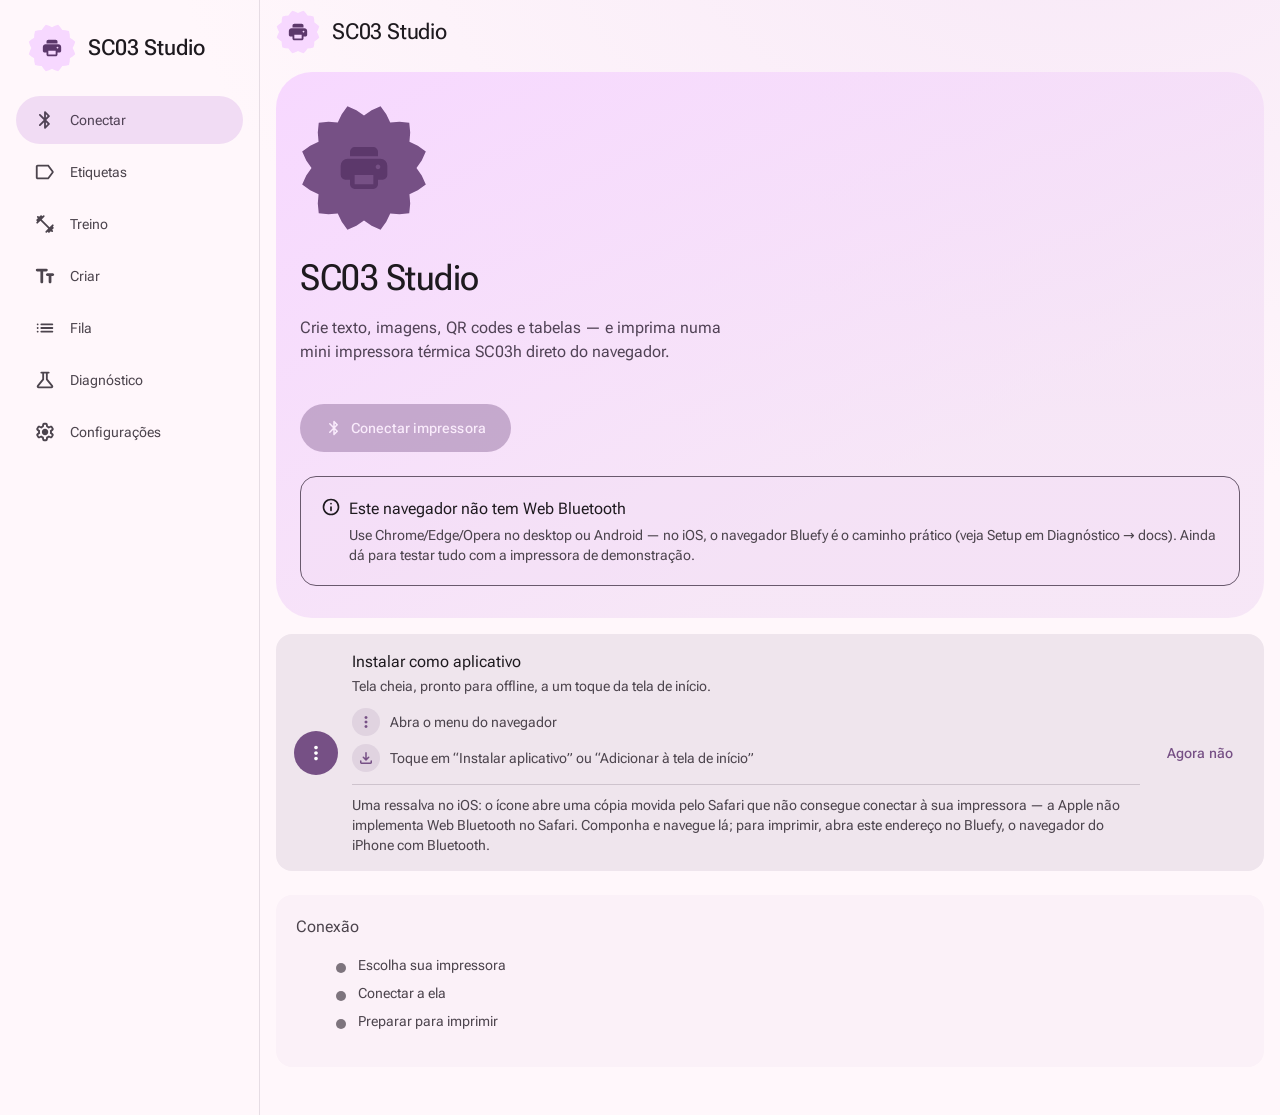
<file: index.html>
<!doctype html>
<html lang="en">
<head>
<meta charset="utf-8" />
<meta name="viewport" content="width=device-width, initial-scale=1, viewport-fit=cover" />
<meta name="robots" content="noindex" />
<meta name="color-scheme" content="dark light" />
<meta name="theme-color" content="#f2f2f7" media="(prefers-color-scheme: light)" />
<meta name="theme-color" content="#000000" media="(prefers-color-scheme: dark)" />
<title>SC03 Studio</title>
<style>
  /* Never painted in the normal case: the redirect below runs before first
     paint. This styling exists only for the no-JS / fallback reader. */
  html { background: #f2f2f7; }
  @media (prefers-color-scheme: dark) { html { background: #000; } }
  html, body { margin: 0; min-height: 100%; }
  body {
    display: grid; place-items: center; padding: 32px;
    font: -apple-system, BlinkMacSystemFont, "Segoe UI", Roboto, system-ui, sans-serif;
    color: #1d1d1f;
  }
  @media (prefers-color-scheme: dark) { body { color: #f2f2f7; } }
  .card { max-width: 420px; text-align: center; }
  h1 { font-size: 22px; margin: 0 0 6px; }
  p { font-size: 14px; line-height: 21px; color: #6e6e73; margin: 0 0 22px; }
  @media (prefers-color-scheme: dark) { p { color: #98989f; } }
  ul { list-style: none; margin: 0; padding: 0; }
  li { margin: 8px 0; }
  a {
    display: inline-block; min-width: 230px; padding: 12px 20px;
    border-radius: 12px; text-decoration: none; font-size: 15px; font-weight: 600;
    background: #007aff; color: #fff;
  }
  a.ios { background: #0071e3; }
  a.material { background: #6750a4; }
  a:hover { filter: brightness(1.08); }
</style>
<script>
/* SC03 Studio — platform gateway.
   One repository, two editions: the Apple edition (HIG / Liquid Glass) at
   ./ios/ and the Material edition at ./material/. This page sends each
   visitor to the edition that matches their platform, instantly and without
   adding a history entry.

   Rules, in order:
     1. ?ui=ios or ?ui=material  — manual choice, remembered in localStorage
     2. saved preference          — a previous manual choice
     3. platform sniffing         — Apple platforms -> ios, others -> material
     4. default                   — material

   ?ui=auto clears a saved preference. Direct links to <site>/ios/ or
   <site>/material/ bypass this page entirely — share those when you want to
   pin an edition. */
(function () {
  'use strict';

  var KEY = 'sc03-studio:ui';
  var pref = null;
  try { pref = localStorage.getItem(KEY); } catch (e) { /* private mode etc. */ }

  var forced = null;
  try { forced = new URLSearchParams(location.search).get('ui'); } catch (e) { /* ancient UA */ }
  if (forced === 'ios' || forced === 'material') {
    pref = forced;
    try { localStorage.setItem(KEY, forced); } catch (e) {}
  } else if (forced === 'auto') {
    pref = null;
    try { localStorage.removeItem(KEY); } catch (e) {}
  }

  var ua = navigator.userAgent || '';
  var uadPlatform = '';
  try {
    uadPlatform = (navigator.userAgentData && navigator.userAgentData.platform) || '';
  } catch (e) {}
  /* iPhone / iPod touch spell it out; iPadOS 13+ masquerades as desktop Mac;
     desktop Macs carry "Macintosh". All are Apple platforms. */
  var isApple = /iPad|iPhone|iPod/.test(ua)
    || /Macintosh/.test(ua)
    || uadPlatform === 'iOS'
    || uadPlatform === 'macOS';

  var dest = (pref === 'ios' || pref === 'material')
    ? pref
    : (isApple ? 'ios' : 'material');

  /* Retire a service worker left behind by an earlier single-edition deploy
     at this directory's scope (the /sw.js beside this file handles the
     already-controlling case). Scopes of ./ios/ and ./material/ never match,
     so the live workers are untouched. */
  if ('serviceWorker' in navigator) {
    navigator.serviceWorker.getRegistrations().then(function (regs) {
      var here = new URL('./', location.href).pathname;
      regs.forEach(function (r) {
        if (new URL(r.scope).pathname === here) {
          r.unregister().catch(function () {});
        }
      });
    }).catch(function () {});
  }

  location.replace(dest + '/');
})();
</script>
</head>
<body>
  <main class="card">
    <h1>SC03 Studio</h1>
    <p>Two editions ship from this address. JavaScript decides which one fits
       your device — or pick for yourself:</p>
    <ul>
      <li><a class="ios" href="ios/">Apple edition<span style="display:block;font-size:12px;font-weight:400;opacity:.85">iOS · iPadOS · macOS</span></a></li>
      <li><a class="material" href="material/">Material edition<span style="display:block;font-size:12px;font-weight:400;opacity:.85">Android · Windows · Linux</span></a></li>
    </ul>
  </main>
</body>
</html>
</file>
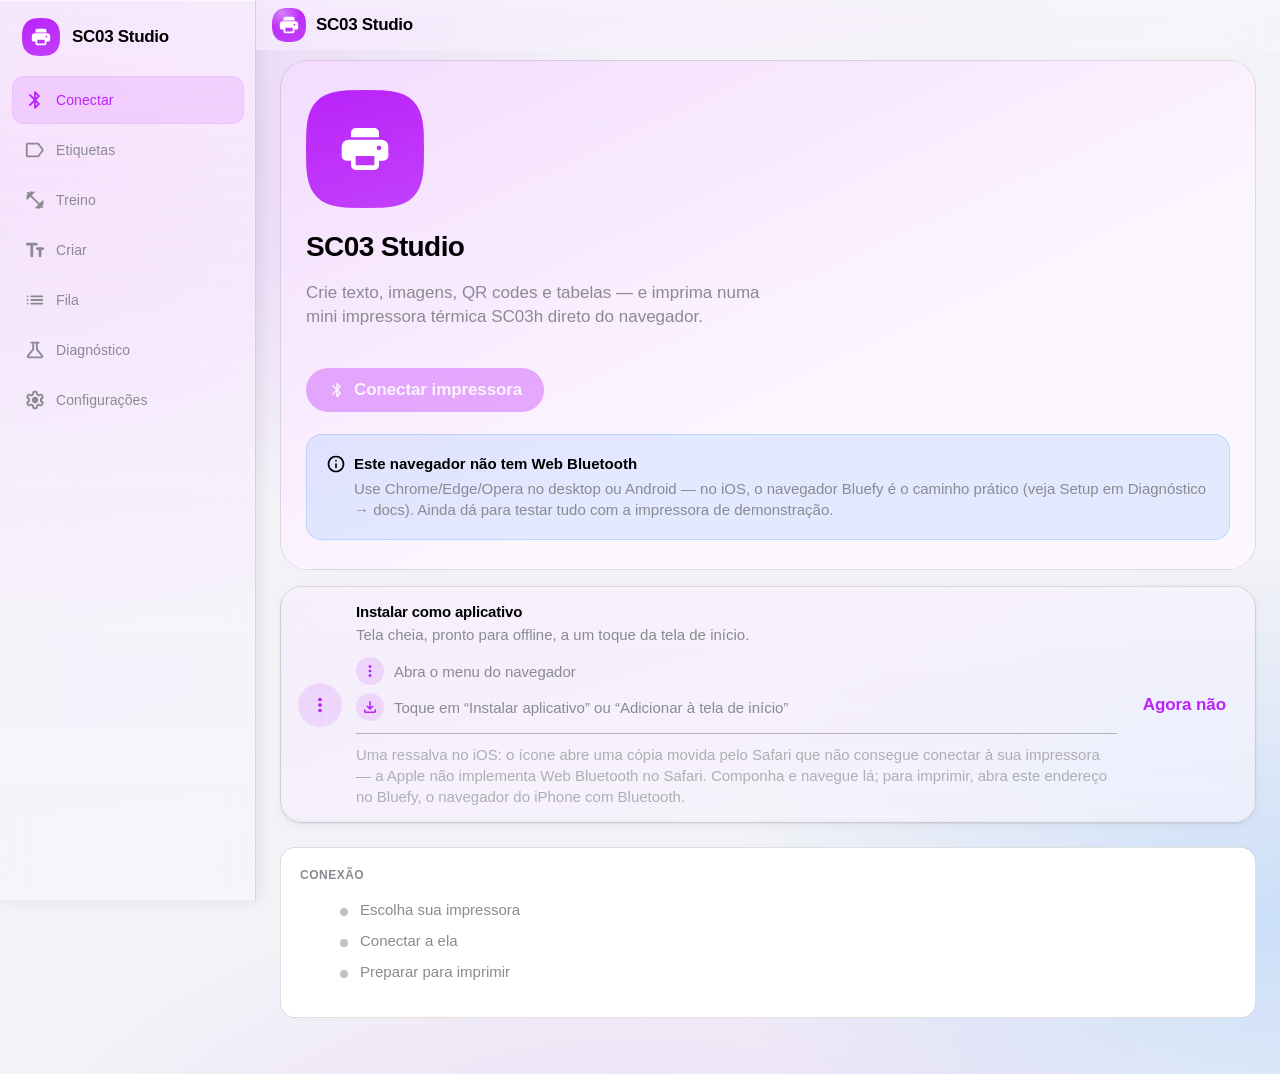
<file: ios/index.html>
<!doctype html>
<html lang="pt-BR">
  <head>
    <meta charset="UTF-8" />
    <meta name="viewport" content="width=device-width, initial-scale=1.0, maximum-scale=1.0, user-scalable=no, viewport-fit=cover" />
    <!-- v1.4.5: maximum-scale/user-scalable — the owner's explicit call: on a
         phone, accidental pinch-zooms and double-tap zooms broke the app feel
         several times a session. An installed-like tool locks its scale.
         (iOS Safari still allows pinch in the BROWSER despite the meta; the
         tokens.css touch-action lock is the belt to this suspenders.) -->
    <!-- v1.4.3: scheme-split theme-color for the FIRST paint of the browser
         chrome (address bar, Android nav bar in tabs); the theme engine
         collapses these into one authoritative meta the moment it boots. -->
    <meta name="theme-color" media="(prefers-color-scheme: light)" content="#f2f2f7" />
    <meta name="theme-color" media="(prefers-color-scheme: dark)" content="#000000" />
    <meta
      name="description"
      content="Crie e imprima texto, imagens, QR codes e tabelas na mini impressora térmica SC03h via Web Bluetooth — direto do navegador."
    />
    <link rel="icon" type="image/png" sizes="192x192" href="./icons/icon-192.png" />
    <link rel="apple-touch-icon" href="./icons/icon-192.png" />
    <meta name="mobile-web-app-capable" content="yes" />
    <meta name="apple-mobile-web-app-capable" content="yes" />
    <meta name="apple-mobile-web-app-status-bar-style" content="default" />
    <meta name="apple-mobile-web-app-title" content="SC03 Studio" />
    <title>SC03 Studio — Estúdio de impressão térmica</title>
    <script>
      /* v1.4.3 — appearance-aware manifest, before anything can fetch it.
         Chromium tints the INSTALLED window's system navigation bar from the
         manifest background_color (a single static value per install). A dark
         session installed against the light #f2f2f7 background drew a jarring
         white strip under the dark app (Android field report). Resolve the
         appearance NOW — the in-app mirror written by the theme engine, else
         the system scheme — and swap in the dark manifest variant so the
         install (and its splash) launch dark. The id stays './' in both
         variants, so this never forks the install identity. */
      (function () {
        try {
          var dark = false;
          try {
            dark = localStorage.getItem('sc03-studio:appearance') === 'dark';
          } catch (e) { /* private mode */ }
          if (!dark && window.matchMedia) dark = window.matchMedia('(prefers-color-scheme: dark)').matches;
          if (!dark) return;
          var swap = function () {
            var links = document.querySelectorAll('link[rel="manifest"]');
            for (var i = 0; i < links.length; i++) {
              var href = links[i].getAttribute('href');
              if (href && /(^|\/)manifest\.webmanifest$/.test(href.replace(/^\./, ''))) {
                links[i].setAttribute('href', href.replace(/manifest\.webmanifest$/, 'manifest-dark.webmanifest'));
              }
            }
          };
          swap();
          if (document.addEventListener) {
            new MutationObserver(function () { swap(); }).observe(document.documentElement, { childList: true, subtree: true });
            document.addEventListener('DOMContentLoaded', function () { swap(); });
          }
        } catch (e) { /* never break the page over chrome tinting */ }
      })();
    </script>
    <style>
      /* First-paint shell: follows the system appearance like an iOS launch
         screen (the engine re-syncs it to the in-app theme within milliseconds). */
      html { background: #f2f2f7; color-scheme: dark light; }
      @media (prefers-color-scheme: dark) {
        html { background: #000; }
      }
      html, body { margin: 0; min-height: 100%; }
      #root { min-height: 100dvh; }
      .boot {
        position: fixed; inset: 0; display: grid; place-items: center;
        font: 500 15px/22px -apple-system, BlinkMacSystemFont, 'Segoe UI', system-ui, sans-serif;
        letter-spacing: 0.1px;
        color: #8a8a90;
      }
      @media (prefers-color-scheme: dark) {
        .boot { color: #8e8e93; }
      }
    </style>
    <script type="module" crossorigin src="./assets/index-CXeZOiWi.js"></script>
    <link rel="modulepreload" crossorigin href="./assets/react-D7ykMl79.js">
    <link rel="modulepreload" crossorigin href="./assets/icons-CZ8tGjr9.js">
    <link rel="stylesheet" crossorigin href="./assets/index-BGxVGVWm.css">
  <link rel="manifest" href="./manifest.webmanifest"></head>
  <body>
    <div id="root"><div class="boot">SC03 Studio…</div></div>
  </body>
</html>
</file>
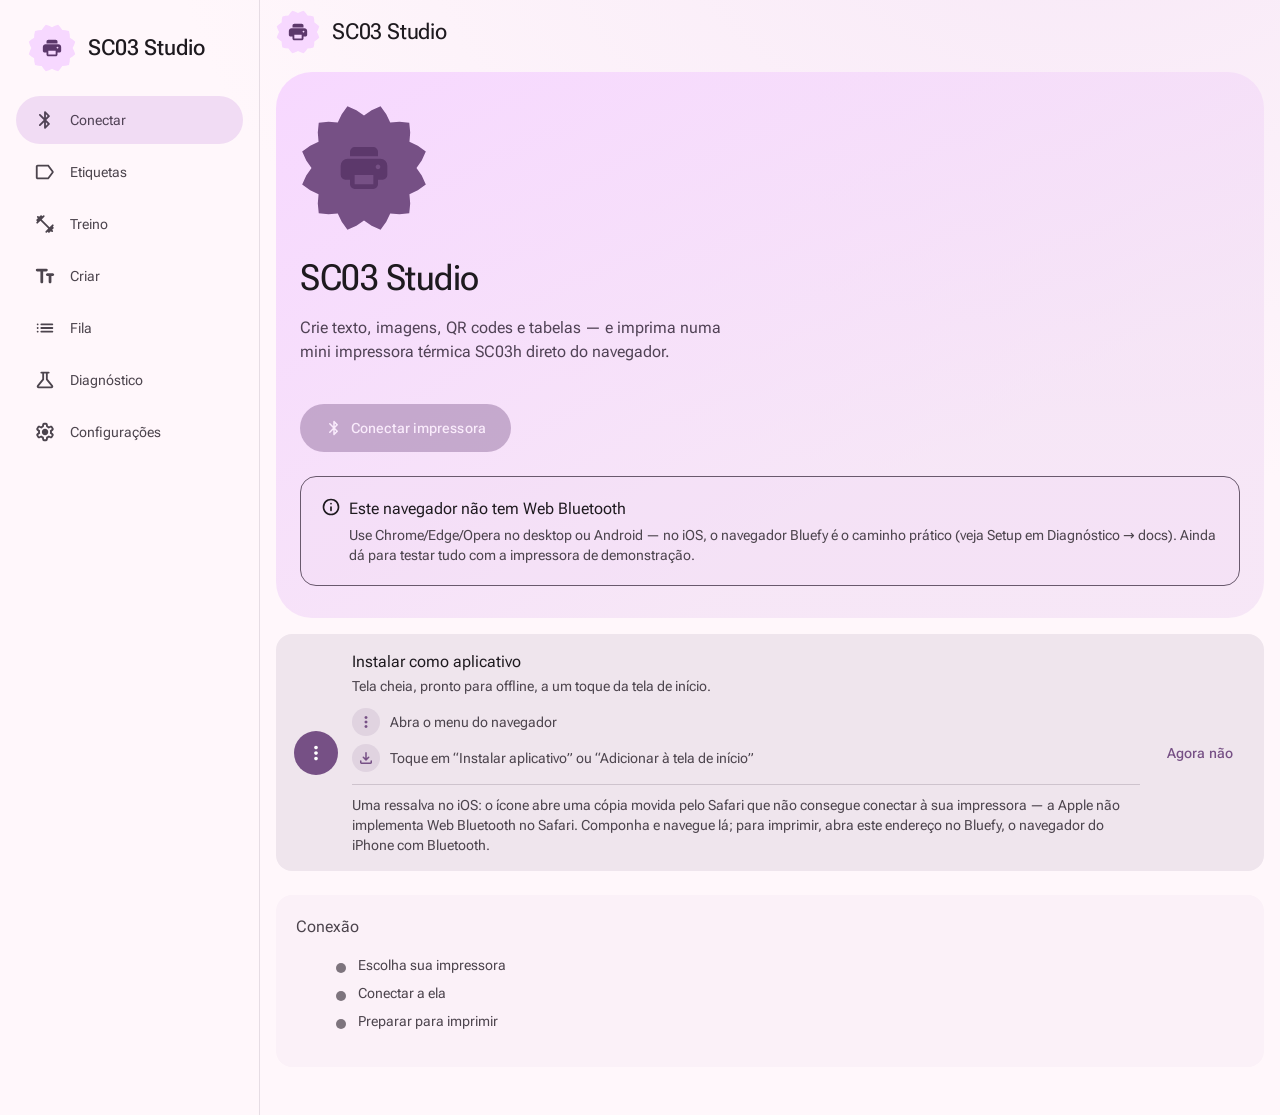
<file: material/index.html>
<!doctype html>
<html lang="pt-BR">
  <head>
    <meta charset="UTF-8" />
    <meta name="viewport" content="width=device-width, initial-scale=1.0, maximum-scale=1.0, user-scalable=no, viewport-fit=cover" />
    <!-- v1.3.4: maximum-scale/user-scalable — the owner's explicit call: on a
         phone, accidental pinch-zooms and double-tap zooms broke the app feel
         several times a session. An installed-like tool locks its scale.
         (iOS Safari still allows pinch in the BROWSER despite the meta; the
         app.css touch-action lock below is the belt to this suspenders.) -->
    <!-- v1.3.2: scheme-split theme-color for the FIRST paint of the browser
         chrome (address bar, Android nav bar in tabs); the theme engine
         collapses these into one authoritative meta the moment it boots. -->
    <meta name="theme-color" media="(prefers-color-scheme: light)" content="#fffbfe" />
    <meta name="theme-color" media="(prefers-color-scheme: dark)" content="#141218" />
    <meta
      name="description"
      content="Crie e imprima texto, imagens, QR codes e tabelas na mini impressora térmica SC03h via Web Bluetooth — direto do navegador."
    />
    <link rel="icon" type="image/png" sizes="192x192" href="./icons/icon-192.png" />
    <link rel="preload" as="font" type="font/woff2" href="./fonts/RobotoFlex-latin-var.woff2" crossorigin fetchpriority="high" />
    <link rel="apple-touch-icon" href="./icons/icon-192.png" />
    <meta name="mobile-web-app-capable" content="yes" />
    <meta name="apple-mobile-web-app-capable" content="yes" />
    <meta name="apple-mobile-web-app-status-bar-style" content="default" />
    <meta name="apple-mobile-web-app-title" content="SC03 Studio" />
    <title>SC03 Studio — Estúdio de impressão térmica</title>
    <script>
      /* v1.3.2 — appearance-aware manifest, before anything can fetch it.
         Chromium tints the INSTALLED window's system navigation bar from the
         manifest background_color (a single static value per install). A dark
         session installed against the light #fffbfe background drew a jarring
         white strip under the dark app (Android field report). Resolve the
         appearance NOW — the in-app mirror written by the theme engine, else
         the system scheme — and swap in the dark manifest variant so the
         install (and its splash) launch dark. The id stays './' in both
         variants, so this never forks the install identity. */
      (function () {
        try {
          var dark = false;
          try {
            dark = localStorage.getItem('sc03-studio:appearance') === 'dark';
          } catch (e) { /* private mode */ }
          if (!dark && window.matchMedia) dark = window.matchMedia('(prefers-color-scheme: dark)').matches;
          if (!dark) return;
          var swap = function () {
            var links = document.querySelectorAll('link[rel="manifest"]');
            for (var i = 0; i < links.length; i++) {
              var href = links[i].getAttribute('href');
              if (href && /(^|\/)manifest\.webmanifest$/.test(href.replace(/^\./, ''))) {
                links[i].setAttribute('href', href.replace(/manifest\.webmanifest$/, 'manifest-dark.webmanifest'));
              }
            }
          };
          swap();
          if (document.addEventListener) {
            new MutationObserver(function () { swap(); }).observe(document.documentElement, { childList: true, subtree: true });
            document.addEventListener('DOMContentLoaded', function () { swap(); });
          }
        } catch (e) { /* never break the page over chrome tinting */ }
      })();
    </script>
    <style>
      /* First-paint shell: dark, neutral, no flash before tokens hydrate. */
      html { background: #141218; color-scheme: dark light; }
      html, body { margin: 0; min-height: 100%; }
      #root { min-height: 100dvh; }
      .boot {
        position: fixed; inset: 0; display: grid; place-items: center;
        font: 500 14px/20px system-ui, sans-serif; letter-spacing: 0.1px;
        color: #e6e0e9; background: #141218;
      }
    </style>
    <script type="module" crossorigin src="./assets/index-DqJvsBSe.js"></script>
    <link rel="modulepreload" crossorigin href="./assets/react-D7ykMl79.js">
    <link rel="modulepreload" crossorigin href="./assets/icons-CZ7c8tUV.js">
    <link rel="stylesheet" crossorigin href="./assets/index-prTuvczS.css">
  <link rel="manifest" href="./manifest.webmanifest"></head>
  <body>
    <div id="root"><div class="boot">SC03 Studio…</div></div>
  </body>
</html>
</file>
<file: ios/assets/index-BGxVGVWm.css>
.msi{display:inline-block;flex:none;vertical-align:-.15em;user-select:none;overflow:visible}:root{--m3-font: -apple-system, BlinkMacSystemFont, "SF Pro Text", "SF Pro Display", "Segoe UI", Roboto, "Helvetica Neue", Arial, sans-serif;--m3-mono: ui-monospace, "SF Mono", SFMono-Regular, Menlo, Consolas, monospace;--m3-primary: 154 84 220;--m3-on-primary: 255 255 255;--m3-primary-container: 240 230 252;--m3-on-primary-container: 66 24 128;--m3-secondary: 60 60 67;--m3-secondary-container: 238 238 240;--m3-on-secondary-container: 0 0 0;--m3-tertiary: 52 199 89;--m3-tertiary-container: 229 242 235;--m3-on-tertiary-container: 32 138 61;--m3-error: 255 59 48;--m3-on-error: 255 255 255;--m3-error-container: 253 231 230;--m3-on-error-container: 215 0 21;--m3-background: 242 242 247;--m3-on-background: 0 0 0;--m3-surface: 242 242 247;--m3-on-surface: 0 0 0;--m3-surface-variant: 255 255 255;--m3-on-surface-variant: 138 138 144;--m3-surface-container-lowest: 255 255 255;--m3-surface-container-low: 255 255 255;--m3-surface-container: 255 255 255;--m3-surface-container-high: 255 255 255;--m3-surface-container-highest: 228 228 233;--m3-outline: 174 174 180;--m3-outline-variant: 216 216 221;--m3-inverse-surface: 30 30 32;--m3-inverse-on-surface: 250 250 250;--m3-scrim: 0 0 0;--apple-tint: 154 84 220;--apple-on-tint: 255 255 255;--apple-card: 255 255 255;--apple-grouped: 242 242 247;--apple-fill: 120 120 128;--apple-separator: 60 60 67;--apple-label: 0 0 0;--apple-label2: 138 138 144;--apple-label3: 174 174 180;--apple-material: 250 250 252;--apple-segment-thumb: 255 255 255;--apple-specular: .55;--apple-green: 52 199 89;--apple-green-text: 32 138 61;--apple-red: 255 59 48;--apple-red-text: 215 0 21;--apple-orange: 255 149 0;--apple-orange-text: 178 80 0;--apple-blue: 0 122 255;--apple-yellow: 255 204 0;--m3-display-lg: 34px / 41px var(--m3-font);--m3-display-md: 28px / 34px var(--m3-font);--m3-display-sm: 28px / 34px var(--m3-font);--m3-headline-lg: 22px / 28px var(--m3-font);--m3-headline-md: 20px / 25px var(--m3-font);--m3-headline-sm: 17px / 22px var(--m3-font);--m3-title-lg: 17px / 22px var(--m3-font);--m3-title-md: 15px / 20px var(--m3-font);--m3-body-lg: 17px / 24px var(--m3-font);--m3-body-md: 15px / 21px var(--m3-font);--m3-label-lg: 15px / 20px var(--m3-font);--m3-label-md: 12px / 16px var(--m3-font);--m3-label-sm: 11px / 13px var(--m3-font);--m3-shape-xs: 8px;--m3-shape-s: 10px;--m3-shape-m: 12px;--m3-shape-l: 16px;--m3-shape-xl: 22px;--m3-shape-xxl: 28px;--m3-shape-full: 999px;--m3-state-hover: .05;--m3-state-focus: .1;--m3-state-press: .12;--m3-state-dragged: .16;--m3-elev-1: 0 1px 2px rgb(0 0 0 / .07), 0 2px 8px rgb(0 0 0 / .05);--m3-elev-2: 0 2px 6px rgb(0 0 0 / .08), 0 8px 24px rgb(0 0 0 / .08);--m3-elev-3: 0 4px 12px rgb(0 0 0 / .12), 0 16px 40px rgb(0 0 0 / .12);--m3-ease-emphasized: cubic-bezier(.32, .72, 0, 1);--m3-ease-emphasized-decelerate: cubic-bezier(.05, .7, .1, 1);--m3-ease-standard: cubic-bezier(.25, .1, .25, 1);--m3-ease-spatial: cubic-bezier(.32, .72, 0, 1);--m3-ease-effects: cubic-bezier(.3, 0, .8, .15);--m3-dur-emphasized: .48s;--m3-dur-emphasized-decelerate: .42s;--m3-dur-standard: .28s;--m3-dur-spatial: .52s;--m3-dur-effects: .3s;--glass-bg: linear-gradient(180deg, rgb(255 255 255 / var(--glass-sheen, .18)), rgb(255 255 255 / .02) 42%, rgb(255 255 255 / .06)), linear-gradient(165deg, rgb(var(--apple-tint) / .05), rgb(var(--apple-tint) / .015)), rgb(var(--apple-material) / var(--glass-opacity, .64));--glass-sheen: .18;--glass-ring: inset 0 0 0 .5px rgb(var(--apple-separator) / .35), inset 0 1px 0 rgb(255 255 255 / var(--apple-specular)), inset 0 -1.5px 4px rgb(0 0 0 / .05);--glass-shadow: 0 12px 32px rgb(0 0 0 / .16), 0 3px 8px rgb(0 0 0 / .08);--glass-blur: blur(30px) saturate(185%);--glass-lens-shadow: 0 14px 36px rgb(0 0 0 / .2), 0 4px 10px rgb(0 0 0 / .1);--glass-opacity: .64;--glass-lens-tint: rgba(252, 252, 253, .4);interpolate-size:allow-keywords}@supports not ((backdrop-filter: blur(1px)) or (-webkit-backdrop-filter: blur(1px))){:root{--glass-bg: rgb(var(--apple-material) / .97);--glass-blur: none}}@media (prefers-reduced-transparency: reduce){:root{--glass-bg: rgb(var(--apple-material));--glass-blur: none}}[data-lens=on]{background:transparent!important;-webkit-backdrop-filter:none!important;backdrop-filter:none!important;box-shadow:var(--glass-lens-shadow)!important}[data-lens=on]:after{content:"";position:absolute;inset:0;border-radius:inherit;pointer-events:none;background:linear-gradient(180deg,rgb(255 255 255 / calc(var(--apple-specular, .55) * .55)),rgb(255 255 255 / .06) 30%,transparent 44%);box-shadow:inset 0 0 0 .5px rgb(255 255 255 / calc(var(--apple-specular, .55) * .55))}[data-lens=on]>:not(canvas){pointer-events:auto}[data-lens=on].app__top{box-shadow:none!important}[data-lens=on].app__top:after{display:none}[data-lens=on].m3-rail,[data-lens=on].m3-drawer{box-shadow:inset -.5px 0 rgb(var(--apple-separator) / .35)!important}*{box-sizing:border-box}html{overflow-x:hidden;overflow-x:clip;touch-action:manipulation;overscroll-behavior:none}html,body{margin:0;padding:0;min-height:100%}body{font:var(--m3-body-md);font-weight:400;background:rgb(var(--m3-background));color:rgb(var(--m3-on-background));-webkit-tap-highlight-color:transparent;-webkit-font-smoothing:antialiased;-moz-osx-font-smoothing:grayscale;-webkit-text-size-adjust:100%;text-size-adjust:100%}h1,h2,h3{margin:0;font-weight:600}::selection{background:rgb(var(--apple-tint) / .22)}:where(a,button,input,select,textarea,[tabindex]):focus-visible{outline:2.5px solid rgb(var(--apple-tint) / .75);outline-offset:2px}@media (prefers-reduced-motion: reduce){*,*:before,*:after{animation-duration:1ms!important;animation-iteration-count:1!important;transition-duration:1ms!important}}*{scrollbar-width:thin;scrollbar-color:rgb(var(--apple-fill) / .45) transparent}*::-webkit-scrollbar{width:8px;height:8px}*::-webkit-scrollbar-thumb{background:rgb(var(--apple-fill) / .45);border-radius:var(--m3-shape-full)}.m3-dialog,.gym-library,.m3-rail,.m3-drawer{overscroll-behavior:contain}.pixelated{image-rendering:pixelated;image-rendering:crisp-edges}.card,.block,.job,.hero,.device-card,.m3-navbar,.m3-dialog,.m3-snackbar,.m3-fab,.m3-fabmenu__item,.compose-controls,.auto-reconnect,.install-card{corner-shape:squircle}.sr-only{position:absolute;width:1px;height:1px;padding:0;margin:-1px;overflow:hidden;clip:rect(0 0 0 0);white-space:nowrap;border:0}.app{min-height:100dvh;display:grid;grid-template-areas:"top" "main";grid-template-rows:auto 1fr;grid-template-columns:minmax(0,1fr);background:radial-gradient(75% 55% at 0% 14%,rgb(var(--apple-tint) / .2),transparent 65%),radial-gradient(70% 55% at 100% 86%,rgb(var(--apple-blue) / .16),transparent 62%),radial-gradient(85% 60% at 50% 118%,rgb(var(--apple-tint) / .12),transparent 60%),rgb(var(--m3-background))}.app__top{grid-area:top;position:sticky;top:0;z-index:30;display:flex;align-items:center;flex-wrap:nowrap;gap:10px;padding:calc(env(safe-area-inset-top) + 8px) 16px 8px;background:var(--glass-bg);-webkit-backdrop-filter:var(--glass-blur);backdrop-filter:var(--glass-blur)}.app__top .m3-pill{flex:none}.app__top-sep{position:absolute;left:0;right:0;bottom:0;height:.5px;background:rgb(var(--apple-separator) / .35);opacity:0;transform:scaleX(.94);transition:opacity var(--m3-dur-standard) var(--m3-ease-standard),transform var(--m3-dur-standard) var(--m3-ease-standard);pointer-events:none}.app__top.is-scrolled .app__top-sep{opacity:1;transform:none}.app__title{font:var(--m3-title-lg);font-weight:600;letter-spacing:-.3px;margin-right:auto;display:grid;min-width:0}.app__title>span{grid-area:1 / 1;white-space:nowrap;overflow:hidden;text-overflow:ellipsis;transition:opacity var(--m3-dur-standard) var(--m3-ease-standard),transform var(--m3-dur-standard) var(--m3-ease-standard)}.app__title-brand{opacity:1}.app__title-screen{opacity:0;transform:translateY(4px)}.app__top.is-condensed .app__title-brand{opacity:0;transform:translateY(-4px)}.app__top.is-condensed .app__title-screen{opacity:1;transform:none}.app--compact .app__title-brand{display:none}.app__largetitle{margin:6px 4px 14px;font:var(--m3-display-lg);font-weight:700;letter-spacing:-.8px;color:rgb(var(--apple-label))}.app__largetitle-sentinel{position:relative;height:1px;margin-bottom:-1px;pointer-events:none}.app__brandmark{display:grid;place-items:center;width:34px;height:34px;color:rgb(var(--m3-on-primary));background:radial-gradient(120% 95% at 30% 16%,rgb(255 255 255 / .42),transparent 46%),linear-gradient(165deg,rgb(var(--apple-tint)),rgb(var(--apple-tint) / .86));clip-path:var(--brand-shape)}.app__main{grid-area:main;padding:10px 16px 32px;max-width:1100px;width:100%;margin:0 auto}@media (min-width: 768px){.app__main{padding-inline:24px}}.app--compact{padding-bottom:112px}.app--compact .m3-navbar{position:fixed;bottom:max(12px,env(safe-area-inset-bottom));left:50%;transform:translate(-50%);width:min(calc(100vw - 24px),432px);z-index:40;display:flex;justify-content:space-around;padding:6px 8px;border-radius:999px;background:var(--glass-bg);-webkit-backdrop-filter:var(--glass-blur);backdrop-filter:var(--glass-blur);box-shadow:var(--glass-ring),var(--glass-shadow)}.app--medium{grid-template-areas:"rail top" "rail main";grid-template-columns:216px minmax(0,1fr)}.app--medium .m3-rail{grid-area:rail;position:sticky;top:0;height:100dvh;overflow-y:auto;display:flex;flex-direction:column;gap:2px;padding:16px 12px;background:var(--glass-bg);-webkit-backdrop-filter:var(--glass-blur);backdrop-filter:var(--glass-blur);box-shadow:inset -.5px 0 rgb(var(--apple-separator) / .35),inset 0 1px rgb(255 255 255 / var(--apple-specular)),2px 0 14px #00000014}.app--expanded{grid-template-areas:"drawer top" "drawer main";grid-template-columns:256px minmax(0,1fr)}.app--expanded .m3-drawer{grid-area:drawer;position:sticky;top:0;height:100dvh;overflow-y:auto;display:flex;flex-direction:column;padding:18px 12px;gap:2px;background:var(--glass-bg);-webkit-backdrop-filter:var(--glass-blur);backdrop-filter:var(--glass-blur);box-shadow:inset -.5px 0 rgb(var(--apple-separator) / .35),inset 0 1px rgb(255 255 255 / var(--apple-specular)),2px 0 14px #00000014}.m3-drawer__brand{display:flex;align-items:center;gap:12px;padding:0 10px 18px}.m3-drawer__logo{display:grid;place-items:center;width:38px;height:38px;color:rgb(var(--m3-on-primary));background:linear-gradient(165deg,rgb(var(--apple-tint)),rgb(var(--apple-tint) / .86));clip-path:var(--brand-shape)}.m3-drawer__title{font:var(--m3-title-lg);font-weight:600;letter-spacing:-.3px}.m3-navbar__item,.m3-rail__item,.m3-drawer__item{position:relative;display:flex;align-items:center;justify-content:center;gap:4px;border:0;background:transparent;color:rgb(var(--apple-label2));font:var(--m3-label-md);font-weight:500;letter-spacing:.1px;cursor:pointer;min-width:48px;min-height:48px;border-radius:var(--m3-shape-m);transition:color var(--m3-dur-standard) var(--m3-ease-standard),background-color var(--m3-dur-standard) var(--m3-ease-standard),transform var(--m3-dur-effects) var(--m3-ease-effects)}.m3-navbar__item{flex-direction:column;padding:5px 12px;gap:3px;border-radius:999px}.m3-navbar__item.is-active{color:rgb(var(--apple-tint));background:linear-gradient(180deg,rgb(255 255 255 / calc(var(--apple-specular) * .28)),#ffffff0a 55%,#ffffff1a),rgb(var(--apple-tint) / .15);box-shadow:inset 0 0 0 .5px rgb(var(--apple-tint) / .22),inset 0 1px rgb(255 255 255 / calc(var(--apple-specular) * .3))}.m3-navbar__item:active{transform:scale(.94)}.m3-rail__item{flex-direction:row;justify-content:flex-start;gap:10px;padding:9px 12px;width:100%;font:500 14px / 20px var(--m3-font)}.m3-drawer__item{justify-content:flex-start;gap:10px;padding:9px 12px;width:100%;font:500 14px / 20px var(--m3-font)}.m3-rail__item.is-active,.m3-drawer__item.is-active{color:rgb(var(--apple-tint));background:rgb(var(--apple-tint) / .12);box-shadow:inset 0 0 0 .5px rgb(var(--apple-tint) / .14)}.m3-rail__item:active,.m3-drawer__item:active{transform:scale(.97)}.m3-navbar__icon,.m3-rail__icon{position:relative;display:grid;place-items:center}.m3-badge{position:absolute;top:-3px;right:-9px;min-width:17px;height:17px;padding:0 5px;display:grid;place-items:center;font:600 11px / 13px var(--m3-font);color:#fff;background:rgb(var(--apple-red));border-radius:var(--m3-shape-full);box-shadow:inset 0 0 0 .5px #ffffff40}.m3-drawer .m3-badge{position:static;margin-left:auto}.m3-btn{--btn-bg: rgb(var(--apple-tint));--btn-fg: rgb(var(--m3-on-primary));position:relative;display:inline-flex;align-items:center;justify-content:center;gap:8px;min-height:44px;padding:0 22px;border:0;border-radius:var(--m3-shape-full);background:var(--btn-bg);color:var(--btn-fg);font:var(--m3-body-lg);font-weight:600;letter-spacing:-.1px;cursor:pointer;overflow:hidden;transition:transform var(--m3-dur-effects) var(--m3-ease-effects),background-color var(--m3-dur-standard) var(--m3-ease-standard),opacity var(--m3-dur-standard) linear}.m3-btn--full{width:100%}.m3-btn:hover{filter:brightness(1.04)}.m3-btn:active{transform:scale(.97);opacity:.82}.m3-btn:disabled{cursor:not-allowed;opacity:.35;filter:none}.m3-btn--tonal{--btn-bg: rgb(var(--apple-tint) / .15);--btn-fg: rgb(var(--m3-primary))}.m3-btn--outlined{--btn-bg: rgb(var(--apple-fill) / .12);--btn-fg: rgb(var(--m3-on-surface))}.m3-btn--outlined:hover{filter:none;background-color:rgb(var(--apple-fill) / .16)}.m3-btn--text{--btn-bg: transparent;--btn-fg: rgb(var(--m3-primary));padding:0 12px;min-height:44px}.m3-btn--text:hover{background:rgb(var(--apple-fill) / .08)}.m3-btn--text:active{transform:none;opacity:.6}.m3-btn--elevated{--btn-bg: var(--glass-bg);--btn-fg: rgb(var(--m3-primary));-webkit-backdrop-filter:var(--glass-blur);backdrop-filter:var(--glass-blur);box-shadow:var(--glass-ring),var(--m3-elev-1)}.m3-btn--elevated:active{transform:scale(.97)}.m3-btn__spinner{width:18px;height:18px;border-radius:50%;border:2.5px solid currentColor;border-right-color:transparent;animation:m3-spin .8s linear infinite}.m3-iconbtn{position:relative;display:inline-grid;place-items:center;width:44px;height:44px;border:0;border-radius:var(--m3-shape-full);background:transparent;color:rgb(var(--apple-label2));cursor:pointer;transition:transform var(--m3-dur-effects) var(--m3-ease-effects),background-color var(--m3-dur-standard) var(--m3-ease-standard),color var(--m3-dur-standard) var(--m3-ease-standard)}.m3-iconbtn:hover{background:rgb(var(--apple-fill) / .1)}.m3-iconbtn:active{transform:scale(.9);background:rgb(var(--apple-fill) / .16)}.m3-iconbtn.is-selected{color:rgb(var(--apple-tint))}@keyframes m3-spin{to{transform:rotate(360deg)}}.m3-segmented{position:relative;display:inline-flex;flex-wrap:nowrap;max-width:100%;min-width:0;overflow-x:auto;padding:2px;border:0;border-radius:var(--m3-shape-s);background:rgb(var(--apple-fill) / .12);scrollbar-width:none}.m3-segmented::-webkit-scrollbar{display:none}.m3-segmented__thumb{position:absolute;top:2px;bottom:2px;left:0;width:0;border-radius:calc(var(--m3-shape-s) - 3px);background:linear-gradient(180deg,#ffffff73,#ffffff1a 45%,#ffffff2e),rgb(var(--apple-segment-thumb) / .6);-webkit-backdrop-filter:blur(12px) saturate(1.8);backdrop-filter:blur(12px) saturate(1.8);box-shadow:0 1px 3px #00000029,inset 0 0 0 .5px rgb(255 255 255 / calc(var(--apple-specular) * .45));opacity:0;pointer-events:none;z-index:0;transition:transform var(--m3-dur-standard) var(--m3-ease-emphasized-decelerate),width var(--m3-dur-standard) var(--m3-ease-emphasized-decelerate),opacity var(--m3-dur-effects) linear}.m3-segmented__thumb.is-ready{opacity:1}.m3-segmented__item{position:relative;z-index:1;display:inline-flex;align-items:center;gap:7px;min-height:34px;padding:0 16px;border:0;background:transparent;color:rgb(var(--m3-on-surface));font:var(--m3-label-lg);font-weight:500;white-space:nowrap;flex:none;cursor:pointer;border-radius:calc(var(--m3-shape-s) - 3px);transition:color var(--m3-dur-standard) var(--m3-ease-standard)}.m3-segmented__item:active{opacity:.7}.m3-menuselect{position:relative;display:inline-flex;max-width:100%;min-width:0}.m3-menuselect__trigger{display:inline-flex;align-items:center;gap:8px;min-height:38px;max-width:100%;padding:0 14px;border:0;border-radius:var(--m3-shape-s);background:rgb(var(--apple-fill) / .12);color:rgb(var(--m3-on-surface));font:var(--m3-label-lg);font-weight:500;cursor:pointer;transition:background-color var(--m3-dur-standard) var(--m3-ease-standard)}.m3-menuselect__trigger:active{opacity:.7}.m3-menuselect__value{min-width:0;overflow:hidden;text-overflow:ellipsis;white-space:nowrap}.m3-menuselect__trigger .msi{flex:none;color:rgb(var(--apple-label2))}.m3-menuselect__menu{position:fixed;z-index:80;display:flex;flex-direction:column;max-height:60vh;overflow-y:auto;overscroll-behavior:contain;padding:6px;border-radius:var(--m3-shape-l);background:var(--glass-bg);-webkit-backdrop-filter:var(--glass-blur);backdrop-filter:var(--glass-blur);box-shadow:var(--glass-ring),var(--glass-shadow);color:rgb(var(--m3-on-surface));animation:m3-screen var(--m3-dur-emphasized-decelerate) var(--m3-ease-emphasized-decelerate)}.m3-menuselect__option{display:flex;align-items:center;gap:12px;min-height:44px;padding:0 14px;border:0;border-radius:calc(var(--m3-shape-l) - 6px);background:transparent;color:rgb(var(--m3-on-surface));font:var(--m3-label-lg);text-align:left;white-space:nowrap;cursor:pointer}.m3-menuselect__option:active{background:rgb(var(--apple-fill) / .16)}.m3-menuselect__option .msi{flex:none;color:rgb(var(--apple-label2))}.m3-menuselect__option.is-selected{color:rgb(var(--apple-tint));font-weight:600}.m3-menuselect__option.is-selected .msi{color:rgb(var(--apple-tint))}.m3-fab{position:relative;display:inline-grid;place-items:center;grid-auto-flow:column;gap:12px;min-width:52px;height:52px;padding:0 16px;border:0;border-radius:var(--m3-shape-l);background:var(--glass-bg);-webkit-backdrop-filter:var(--glass-blur);backdrop-filter:var(--glass-blur);box-shadow:var(--glass-ring),var(--glass-shadow);color:rgb(var(--apple-tint));font:var(--m3-label-lg);font-weight:600;cursor:pointer;overflow:hidden;transition:box-shadow var(--m3-dur-standard) var(--m3-ease-standard),transform var(--m3-dur-effects) var(--m3-ease-effects)}.m3-fab:hover{box-shadow:var(--glass-ring),var(--m3-elev-3)}.m3-fab:active{transform:scale(.92)}.m3-fab--extended{padding:0 20px 0 16px}.m3-fabmenu{position:relative;display:inline-block}.m3-fabmenu__items{position:absolute;bottom:72px;left:0;display:flex;flex-direction:column;align-items:flex-start;gap:10px;pointer-events:none}.m3-fabmenu.is-open .m3-fabmenu__items{pointer-events:auto}.m3-fabmenu__item{display:inline-flex;align-items:center;gap:12px;min-height:46px;padding:0 18px;border:0;border-radius:var(--m3-shape-l);background:var(--glass-bg);-webkit-backdrop-filter:var(--glass-blur);backdrop-filter:var(--glass-blur);box-shadow:var(--glass-ring),var(--glass-shadow);color:rgb(var(--m3-on-surface));font:var(--m3-label-lg);font-weight:500;cursor:pointer;opacity:0;transform:translateY(14px) scale(.9);transition:opacity var(--m3-dur-effects) var(--m3-ease-effects),transform var(--m3-dur-effects) var(--m3-ease-effects)}.m3-fabmenu.is-open .m3-fabmenu__item{opacity:1;transform:none}.m3-fabmenu__item:active{transform:scale(.96)}.m3-fabmenu__trigger{clip-path:var(--fab-shape);border-radius:0}.m3-fabmenu__trigger:active{clip-path:var(--fab-shape-pressed)}.m3-fabmenu__item{max-width:min(260px,calc(100vw - 32px))}.m3-fabmenu__item span{overflow:hidden;text-overflow:ellipsis;white-space:nowrap}.m3-wavy{display:flex;align-items:center;gap:12px;width:100%;max-width:420px}.m3-wavy svg{width:100%;height:18px;display:block}.m3-wavy__track{stroke:rgb(var(--apple-fill) / .22)}.m3-wavy__fill{stroke:rgb(var(--apple-tint));transition:stroke-dasharray .24s linear}.m3-wavy__pct{font:var(--m3-label-lg);font-weight:600;min-width:44px;text-align:right;font-variant-numeric:tabular-nums;color:rgb(var(--m3-on-surface))}.m3-spinner{display:inline-grid;place-items:center;color:rgb(var(--apple-tint))}.m3-spinner svg{width:100%;height:100%;animation:m3-spin 1.4s linear infinite}.m3-spinner__arc{stroke:currentColor;stroke-dasharray:25 100;transform-origin:center}.m3-field{position:relative;margin:8px 0 16px;min-width:0}.m3-field__label{display:block;margin:0 0 5px 2px;background:var(--apple-field-label-bg, transparent);color:rgb(var(--apple-label2));font:500 13px / 16px var(--m3-font);cursor:default}.m3-field__input{width:100%;min-height:46px;padding:12px 14px;border:0;border-radius:var(--m3-shape-s);background:rgb(var(--apple-fill) / .1);color:rgb(var(--apple-label));font:var(--m3-body-lg);transition:background-color var(--m3-dur-standard) var(--m3-ease-standard),box-shadow var(--m3-dur-standard) var(--m3-ease-standard)}.m3-field__input::placeholder{color:rgb(var(--apple-label3));opacity:1}.m3-field__input:focus{outline:none;background:rgb(var(--apple-fill) / .14);box-shadow:0 0 0 2px rgb(var(--apple-tint) / .35)}.m3-field__input--multiline{resize:vertical;font:var(--m3-body-md);line-height:1.45}.m3-field.has-error .m3-field__input{box-shadow:0 0 0 2px rgb(var(--apple-red) / .45)}.m3-field__error{color:rgb(var(--apple-red-text));font:var(--m3-body-md);margin:5px 2px 0}.m3-field__supporting{color:rgb(var(--apple-label2));font:var(--m3-body-md);margin:5px 2px 0}.m3-slider{margin:10px 0 18px}.m3-slider__head{display:flex;justify-content:space-between;align-items:baseline;margin-bottom:0}.m3-slider__label{color:rgb(var(--apple-label2));font:500 13px / 16px var(--m3-font)}.m3-slider__value{color:rgb(var(--apple-tint));font:600 13px / 16px var(--m3-font);font-variant-numeric:tabular-nums}.m3-slider__input{width:100%;height:40px;appearance:none;background:transparent;cursor:pointer}.m3-slider__input::-webkit-slider-runnable-track{height:4px;border-radius:var(--m3-shape-full);background:linear-gradient(to right,rgb(var(--apple-tint)) var(--fill, 0%),rgb(var(--apple-fill) / .24) var(--fill, 0%))}.m3-slider__input::-webkit-slider-thumb{appearance:none;width:28px;height:28px;margin-top:-12px;border-radius:var(--m3-shape-full);background:radial-gradient(circle at 32% 26%,#fff,#f1f1f3 55%,#e2e2e5);box-shadow:0 3px 8px #0000002e,0 1px 1px #0000001a,inset 0 0 0 .5px #0000000a,inset 0 1px 2px #ffffffe6;transition:transform var(--m3-dur-effects) var(--m3-ease-effects)}.m3-slider__input:active::-webkit-slider-thumb{transform:scale(1.12)}.m3-slider__input::-moz-range-track{height:4px;border-radius:var(--m3-shape-full);background:rgb(var(--apple-fill) / .24)}.m3-slider__input::-moz-range-progress{height:4px;border-radius:var(--m3-shape-full);background:rgb(var(--apple-tint))}.m3-slider__input::-moz-range-thumb{width:26px;height:26px;border-radius:var(--m3-shape-full);background:#fff;border:0;box-shadow:0 3px 8px #0000002e,0 1px 1px #0000001a}.m3-switch{display:flex;align-items:center;justify-content:space-between;gap:12px;min-height:44px;cursor:pointer;user-select:none}.m3-switch input{position:absolute;opacity:0;width:1px;height:1px}.m3-switch__track{position:relative;width:51px;height:31px;border-radius:var(--m3-shape-full);border:0;background-image:linear-gradient(180deg,#ffffff1a,#ffffff05 45%,#ffffff0d);background-color:rgb(var(--apple-fill) / .18);-webkit-backdrop-filter:blur(8px) saturate(1.7);backdrop-filter:blur(8px) saturate(1.7);box-shadow:inset 0 0 0 .5px rgb(var(--apple-separator) / .22),inset 0 1px rgb(255 255 255 / calc(var(--apple-specular) * .5)),inset 0 -1.5px 3px #0000000d;transition:background-color var(--m3-dur-standard) var(--m3-ease-standard);flex:none}.m3-switch__thumb{position:absolute;top:50%;left:2px;width:27px;height:27px;border-radius:var(--m3-shape-full);background:radial-gradient(circle at 32% 26%,#fff,#f4f4f6 58%,#e8e8ea);transform:translateY(-50%);box-shadow:0 3px 8px #0003,0 1px 1px #0000001a,inset 0 0 0 .5px #0000000a,inset 0 1px 2px #ffffffd9;transition:transform var(--m3-dur-emphasized) var(--m3-ease-emphasized),background-color var(--m3-dur-standard) var(--m3-ease-standard);display:grid;place-items:center}.m3-switch__check{display:none}.m3-switch input:checked~.m3-switch__track{background-color:rgb(var(--apple-green) / .55);box-shadow:inset 0 0 0 .5px rgb(var(--apple-green) / .3),inset 0 1px rgb(255 255 255 / calc(var(--apple-specular) * .55)),inset 0 -1.5px 3px #0000000f}.m3-switch input:checked~.m3-switch__track .m3-switch__thumb{transform:translate(20px,-50%)}.m3-switch:active .m3-switch__thumb{transform:translateY(-50%) scaleX(.88)}.m3-switch:active input:checked~.m3-switch__track .m3-switch__thumb{transform:translate(20px,-50%) scaleX(.88)}.m3-switch input:focus-visible~.m3-switch__track{outline:2.5px solid rgb(var(--apple-tint) / .75);outline-offset:2px}.m3-switch.is-disabled{opacity:.4;pointer-events:none}.m3-switch__label{font:var(--m3-body-lg);color:rgb(var(--m3-on-surface));flex:1 1 auto;min-width:0}.m3-snackbar-stack{position:fixed;top:max(12px,env(safe-area-inset-top));left:50%;transform:translate(-50%);display:flex;flex-direction:column;gap:10px;z-index:60;width:min(94vw,420px)}@media (min-width: 600px){.m3-snackbar-stack{left:auto;right:16px;transform:none;width:min(30vw,380px)}}.m3-snackbar{display:flex;align-items:center;gap:11px;padding:13px 10px 13px 16px;border-radius:24px;background:var(--glass-bg);-webkit-backdrop-filter:var(--glass-blur);backdrop-filter:var(--glass-blur);box-shadow:var(--glass-ring),var(--glass-shadow);color:rgb(var(--m3-on-surface));font:var(--m3-body-md);animation:m3-drop var(--m3-dur-emphasized-decelerate) var(--m3-ease-emphasized-decelerate)}.m3-snackbar>.msi{flex:none;color:rgb(var(--apple-tint))}.m3-snackbar--error>.msi{color:rgb(var(--apple-red-text))}.m3-snackbar--success>.msi{color:rgb(var(--apple-green-text))}.m3-snackbar__close{display:grid;place-items:center;width:34px;height:34px;border:0;border-radius:var(--m3-shape-full);background:transparent;color:rgb(var(--apple-label2));cursor:pointer}.m3-snackbar__close:active{background:rgb(var(--apple-fill) / .14)}@keyframes m3-drop{0%{opacity:0;transform:translateY(-140%) scale(.96)}to{opacity:1;transform:none}}.m3-dialog__scrim{position:fixed;inset:0;z-index:80;display:grid;place-items:center;padding:24px;background:#00000052;animation:m3-fade var(--m3-dur-standard) linear}.m3-dialog{width:min(92vw,440px);max-height:82dvh;overflow:auto;padding:24px;border-radius:var(--m3-shape-xl);background:var(--glass-bg);-webkit-backdrop-filter:var(--glass-blur);backdrop-filter:var(--glass-blur);box-shadow:var(--glass-ring),var(--m3-elev-3);color:rgb(var(--m3-on-surface));animation:m3-pop var(--m3-dur-emphasized-decelerate) var(--m3-ease-emphasized-decelerate)}.m3-dialog__title{font:var(--m3-title-lg);font-weight:600;margin:0 0 10px;text-align:center}.m3-dialog__icon{display:grid;place-items:center;color:rgb(var(--apple-tint));margin-bottom:8px}.m3-dialog__body{margin:0;color:rgb(var(--apple-label2));text-align:center}.m3-dialog__actions{display:flex;justify-content:flex-end;gap:8px;margin-top:20px}.m3-dialog .m3-btn,.m3-dialog .m3-btn--tonal,.m3-dialog .m3-btn--outlined,.m3-dialog .m3-btn--elevated{min-height:44px;background:transparent;color:rgb(var(--apple-tint));box-shadow:none;-webkit-backdrop-filter:none;backdrop-filter:none}@keyframes m3-fade{0%{opacity:0}}@keyframes m3-pop{0%{opacity:0;transform:scale(.92)}}@media (max-width: 599px),(max-height: 479px){.m3-dialog__scrim{display:flex;align-items:flex-end;padding:0}.m3-dialog{width:100%;max-width:100%;max-height:86dvh;padding:10px 20px 20px;border-radius:var(--m3-shape-xxl) var(--m3-shape-xxl) 0 0;animation:m3-sheet var(--m3-dur-emphasized-decelerate) var(--m3-ease-emphasized-decelerate)}.m3-dialog:before{content:"";display:block;width:40px;height:5px;margin:4px auto 12px;border-radius:var(--m3-shape-full);background:rgb(var(--apple-fill) / .3)}.m3-dialog__title{margin-top:2px}.m3-dialog__body{text-align:start}.m3-dialog__actions{justify-content:center}.m3-dialog__actions .m3-btn{flex:1}}@keyframes m3-sheet{0%{transform:translateY(60%);opacity:.6}to{transform:none;opacity:1}}.m3-pill{display:inline-flex;align-items:center;gap:5px;padding:5px 11px;border-radius:var(--m3-shape-full);background:rgb(var(--apple-fill) / .1);color:rgb(var(--apple-label2));font:500 var(--m3-label-md)}.m3-pill--ok{background:rgb(var(--apple-green) / .14);color:rgb(var(--apple-green-text))}.m3-pill--warn{background:rgb(var(--apple-orange) / .15);color:rgb(var(--apple-orange-text))}.m3-pill--error{background:rgb(var(--apple-red) / .13);color:rgb(var(--apple-red-text))}button.m3-pill{border:0;cursor:pointer;font:500 var(--m3-label-md)}button.m3-pill:hover{background:rgb(var(--apple-fill) / .16)}.m3-pill--dim{background:rgb(var(--apple-fill) / .12);color:rgb(var(--apple-label2))}.app__top-actions{display:flex;gap:2px;margin-right:-6px}.app__top-actions .m3-iconbtn{width:40px;height:40px}.app__top-slot{flex:none;width:40px;height:40px;visibility:hidden}.app__top-actions .m3-iconbtn{background:var(--glass-bg);-webkit-backdrop-filter:var(--glass-blur);backdrop-filter:var(--glass-blur);box-shadow:inset 0 0 0 .5px rgb(var(--apple-separator) / .3),inset 0 1px rgb(255 255 255 / calc(var(--apple-specular) * .55))}.app__top-actions .m3-iconbtn:hover{background:var(--glass-bg);filter:brightness(1.03)}.app__top-actions .m3-iconbtn:active{background:var(--glass-bg);transform:scale(.9)}.screen{animation:m3-screen var(--m3-dur-spatial) var(--m3-ease-spatial)}@keyframes m3-screen{0%{opacity:0;transform:translateY(8px)}}.card{padding:20px;border-radius:var(--m3-shape-l);background:rgb(var(--apple-card));color:rgb(var(--m3-on-surface));box-shadow:inset 0 0 0 .5px rgb(var(--apple-separator) / .32);--apple-field-label-bg: rgb(var(--apple-card))}.card+.card{margin-top:16px}.card__title{font:600 var(--m3-label-md);letter-spacing:.5px;text-transform:uppercase;color:rgb(var(--apple-label2));margin-bottom:12px}.section-gap{margin:24px 0}.empty{display:grid;place-items:center;gap:12px;padding:56px 24px;text-align:center;color:rgb(var(--apple-label2))}.empty__actions{display:flex;flex-wrap:wrap;justify-content:center;gap:12px}.empty__art{width:112px;height:112px;display:grid;place-items:center;color:rgb(var(--apple-tint));background:rgb(var(--apple-tint) / .1);clip-path:var(--empty-shape)}.hero{display:grid;gap:22px;padding:30px 26px;border-radius:var(--m3-shape-xxl);background:linear-gradient(155deg,rgb(var(--apple-tint) / .16),rgb(var(--apple-tint) / .04) 62%),rgb(var(--apple-card));box-shadow:inset 0 0 0 .5px rgb(var(--apple-separator) / .32)}.hero__art{width:118px;height:118px;display:grid;place-items:center;color:rgb(var(--m3-on-primary));background:linear-gradient(165deg,rgb(var(--apple-tint)),rgb(var(--apple-tint) / .85));clip-path:var(--hero-shape);animation:hero-morph 7s var(--m3-ease-spatial) infinite alternate;transition:clip-path var(--m3-dur-spatial) var(--m3-ease-spatial)}@keyframes hero-morph{0%{clip-path:var(--hero-shape)}to{clip-path:var(--hero-shape-alt)}}.hero__title{font:var(--m3-display-sm);font-weight:700;letter-spacing:-.6px}.hero__sub{color:rgb(var(--apple-label2));font:var(--m3-body-lg);max-width:48ch}.install-card{display:flex;flex-wrap:wrap;gap:14px;align-items:center;margin-top:16px;padding:16px 18px;border-radius:var(--m3-shape-xl);background:var(--glass-bg);-webkit-backdrop-filter:var(--glass-blur);backdrop-filter:var(--glass-blur);box-shadow:var(--glass-ring),var(--m3-elev-1);color:rgb(var(--m3-on-surface))}.install-card__icon{display:grid;place-items:center;width:44px;height:44px;flex:none;color:rgb(var(--apple-tint));background:rgb(var(--apple-tint) / .12);border-radius:var(--m3-shape-full)}.install-card__body{flex:1 1 260px;min-width:0}.install-card__title{font:600 var(--m3-title-md);letter-spacing:-.2px}.install-card__sub{color:rgb(var(--apple-label2));font:var(--m3-body-md);margin-top:2px}.install-card__steps{display:grid;gap:8px;margin:12px 0 0;padding:0;list-style:none}.install-card__steps li{display:flex;gap:10px;align-items:center;font:var(--m3-body-md);color:rgb(var(--apple-label2))}.install-card__step-glyph{display:grid;place-items:center;width:28px;height:28px;flex:none;color:rgb(var(--apple-tint));background:rgb(var(--apple-tint) / .12);border-radius:var(--m3-shape-full)}.install-card__actions{display:flex;gap:2px;flex-wrap:wrap;align-items:center;margin-left:auto}.install-card__note{margin:12px 0 0;padding-top:10px;border-top:.5px solid rgb(var(--apple-separator) / .35);color:rgb(var(--apple-label3));font:var(--m3-body-md)}.install-card__fs-glyph{display:inline-flex;flex:none}.connect-steps{display:grid;gap:10px;margin:16px 0}.connect-steps li{display:flex;gap:12px;align-items:center;font:var(--m3-body-md);color:rgb(var(--apple-label2));list-style:none}.connect-steps li:before{content:"";width:8px;height:8px;border-radius:var(--m3-shape-full);background:rgb(var(--apple-fill) / .45);flex:none;margin-top:5px}.connect-steps li.is-active:before{background:rgb(var(--apple-tint));animation:m3-pulse 1.2s var(--m3-ease-standard) infinite alternate}.connect-steps li.is-done{color:rgb(var(--m3-on-surface))}.connect-steps li.is-done:before{content:"✓";width:auto;height:auto;margin-top:0;background:transparent;color:rgb(var(--apple-green-text));font-weight:700;line-height:20px}@keyframes m3-pulse{0%{transform:scale(1)}to{transform:scale(1.7)}}.device-card{display:flex;flex-wrap:wrap;gap:14px;align-items:center;padding:18px;border-radius:var(--m3-shape-l);background:rgb(var(--apple-card));box-shadow:inset 0 0 0 .5px rgb(var(--apple-separator) / .32)}.device-card__name{font:var(--m3-title-lg);font-weight:600;letter-spacing:-.2px}.device-card__meta{color:rgb(var(--apple-label2));font:var(--m3-body-md)}.device-card>div{flex:1 1 240px;min-width:0}.auto-reconnect{display:flex;flex-wrap:wrap;gap:12px;align-items:center;padding:14px 16px;margin-bottom:14px;border-radius:var(--m3-shape-l);background:rgb(var(--apple-tint) / .07);box-shadow:inset 0 0 0 .5px rgb(var(--apple-tint) / .22)}.auto-reconnect__icon{display:grid;place-items:center;flex:none;width:40px;height:40px;border-radius:var(--m3-shape-full);background:rgb(var(--apple-tint) / .14);color:rgb(var(--apple-tint))}.auto-reconnect__icon.is-searching{animation:auto-reconnect-pulse 2.2s var(--m3-ease-standard) infinite}@keyframes auto-reconnect-pulse{0%,to{transform:scale(1);opacity:1}50%{transform:scale(1.06);opacity:.75}}.auto-reconnect__body{flex:1 1 220px;min-width:0}.auto-reconnect__title{font:var(--m3-title-md);font-weight:600}.auto-reconnect__sub{color:rgb(var(--apple-label2));font:var(--m3-body-md);margin-top:2px}.auto-reconnect__hint{display:flex;gap:6px;align-items:start;margin-top:8px;color:rgb(var(--apple-label2));font:var(--m3-body-md)}.auto-reconnect__hint .msi{flex:none;margin-top:2px}.auto-reconnect__actions{display:flex;flex-wrap:wrap;gap:8px}.compose{display:grid;gap:16px;grid-template-columns:minmax(0,1fr)}.compose-mode{display:flex;justify-content:center}.compose-mode .m3-segmented{max-width:100%}.compose .compose-mode{grid-column:1 / -1;grid-row:1}.compose .compose-main{grid-column:1;grid-row:2;display:grid;gap:12px}.compose .shopping-editor{grid-column:1;grid-row:2}.compose .preview-panel{grid-column:2;grid-row:2}.block-list{display:grid;gap:12px;grid-template-columns:minmax(0,1fr)}.block{position:relative;padding:16px;border-radius:var(--m3-shape-m);background:rgb(var(--apple-card));box-shadow:inset 0 0 0 .5px rgb(var(--apple-separator) / .32);--apple-field-label-bg: rgb(var(--apple-card));animation:m3-screen var(--m3-dur-emphasized-decelerate) var(--m3-ease-emphasized-decelerate);min-width:0;overflow:clip}.block__head{display:flex;align-items:center;gap:10px;margin-bottom:10px;color:rgb(var(--apple-label2));font:600 var(--m3-label-lg);letter-spacing:-.1px}.block__head .m3-iconbtn{width:40px;height:40px}.block__head .spacer{flex:1}.block__body{display:grid;gap:10px;grid-template-columns:minmax(0,1fr)}.block--qr .m3-field{margin:0}.compose-controls{display:flex;flex-wrap:wrap;gap:10px;align-items:center;justify-content:space-between;padding:10px;border-radius:var(--m3-shape-l);background:var(--glass-bg);-webkit-backdrop-filter:var(--glass-blur);backdrop-filter:var(--glass-blur);box-shadow:var(--glass-ring),var(--m3-elev-1)}@media (min-width: 900px) and (min-height: 480px){.compose{grid-template-columns:minmax(0,1.2fr) minmax(0,1fr);align-items:start}.compose .compose-controls{grid-column:1;grid-row:3}}@media not all and (min-width: 900px),not all and (min-height: 480px){.compose .compose-mode,.compose .compose-main,.compose .shopping-editor,.compose .preview-panel,.compose .compose-controls{grid-row:auto;grid-column:1}}.preview-panel{position:sticky;top:60px;display:grid;gap:12px;grid-template-columns:minmax(0,1fr)}.preview-paper{position:relative;padding:18px 12px;background:#fff;border-radius:var(--m3-shape-m);box-shadow:var(--m3-elev-1),inset 0 0 0 .5px #0000000f;overflow:auto;max-height:60dvh;color:#000;touch-action:pan-x pan-y}.preview-paper img{display:block;width:100%;margin:0 auto}.preview-paper.is-zoomed{overflow-x:auto}.preview-paper.is-zoomed img{width:auto;min-width:100%;image-rendering:pixelated}.preview-meta{display:flex;flex-wrap:wrap;gap:8px;color:rgb(var(--apple-label2));font:var(--m3-label-md)}.shopping-editor{display:grid;gap:12px}.shopping-editor__paste textarea{font:var(--m3-body-lg);min-height:160px}.shopping-editor__tools{display:flex;flex-wrap:wrap;gap:8px 18px;align-items:center;justify-content:space-between;margin-top:4px}.shopping-parsed{display:grid;gap:12px;margin-top:16px;padding-top:14px;border-top:.5px solid rgb(var(--apple-separator) / .35)}.shopping-parsed__head{display:flex;gap:10px;flex-wrap:wrap;align-items:center;justify-content:space-between}.shopping-parsed__shop{display:grid;gap:6px;padding:12px;border-radius:var(--m3-shape-m);background:rgb(var(--apple-fill) / .06)}.shopping-parsed__shop-name{display:flex;gap:8px;align-items:center;flex-wrap:wrap;color:rgb(var(--m3-on-surface));font:600 var(--m3-title-md)}.shopping-parsed__shop-name .job__meta{font:var(--m3-label-md)}.shopping-parsed__item{display:flex;gap:8px;align-items:center;flex-wrap:wrap;min-height:56px}.shopping-parsed__item .m3-iconbtn{width:40px;height:40px;flex:none}.shopping-parsed__checkbox{width:22px;height:22px;flex:none;border:1.5px solid rgb(var(--apple-fill) / .55);border-radius:var(--m3-shape-full)}.shopping-parsed__name{flex:1 1 160px;min-width:0;font:var(--m3-body-lg);color:rgb(var(--m3-on-surface));overflow-wrap:anywhere}.shopping-parsed__thumb{width:76px;height:56px;flex:none;object-fit:cover;border-radius:var(--m3-shape-xs);box-shadow:inset 0 0 0 .5px rgb(var(--apple-separator) / .4)}.job-list{display:grid;gap:12px;grid-template-columns:minmax(0,1fr)}.job{padding:16px;border-radius:var(--m3-shape-l);background:rgb(var(--apple-card));box-shadow:inset 0 0 0 .5px rgb(var(--apple-separator) / .32);display:grid;gap:12px;grid-template-columns:minmax(0,1fr)}.job__head{display:flex;align-items:center;gap:12px}.job__thumb{width:52px;height:68px;flex:none;object-fit:contain;background:#fff;border-radius:var(--m3-shape-xs);box-shadow:inset 0 0 0 .5px rgb(var(--apple-separator) / .4)}.job__title{font:var(--m3-title-lg);font-weight:600;letter-spacing:-.2px;overflow:hidden;text-overflow:ellipsis;white-space:nowrap}.job__meta{color:rgb(var(--apple-label2));font:var(--m3-body-md)}.job__actions{display:flex;flex-wrap:wrap;gap:8px}.job__error{padding:10px 12px;border-radius:var(--m3-shape-s);background:rgb(var(--apple-red) / .1);color:rgb(var(--apple-red-text));font:var(--m3-body-md);overflow-wrap:anywhere}.job.is-active{background:rgb(var(--apple-tint) / .07)}.status-dot{width:10px;height:10px;border-radius:var(--m3-shape-full);flex:none;background:rgb(var(--apple-fill) / .5)}.status-dot--queued{background:rgb(var(--apple-orange))}.status-dot--printing{background:rgb(var(--apple-tint));animation:m3-pulse .9s infinite alternate}.status-dot--done{background:rgb(var(--apple-green))}.status-dot--failed{background:rgb(var(--apple-red))}.status-dot--canceled{background:rgb(var(--apple-fill) / .5)}.log{max-height:320px;overflow:auto;padding:14px;border-radius:var(--m3-shape-m);background:#1c1c1ef5;box-shadow:inset 0 0 0 .5px #ffffff14;font:12px / 1.7 var(--m3-mono);color:232 232 237;white-space:pre-wrap;overflow-wrap:anywhere}.log--empty{color:#8e8e94}.gatt-table{width:100%;border-collapse:collapse;font:var(--m3-body-md)}.gatt-table th,.gatt-table td{text-align:left;padding:9px 10px;border-bottom:.5px solid rgb(var(--apple-separator) / .35);overflow-wrap:anywhere}.gatt-table th{color:rgb(var(--apple-label2));font:600 var(--m3-label-md);letter-spacing:.4px;text-transform:uppercase}.uuid{font-family:var(--m3-mono);font-size:12px}.uuid--match{color:rgb(var(--apple-tint));font-weight:600}.settings-grid{display:grid;gap:16px;grid-template-columns:minmax(0,1fr)}@media (min-width: 720px) and (min-height: 480px){.settings-grid{grid-template-columns:minmax(0,1fr) minmax(0,1fr);align-items:start}}.swatches{display:flex;flex-wrap:wrap;gap:12px;margin:10px 0}.swatch{width:40px;height:40px;border-radius:var(--m3-shape-full);border:0;cursor:pointer;display:grid;place-items:center;color:#fff;transition:transform var(--m3-dur-effects) var(--m3-ease-effects),box-shadow .16s linear}.swatch:hover{transform:scale(1.1)}.swatch.is-selected{box-shadow:0 0 0 2px rgb(var(--apple-card)),0 0 0 4px rgb(var(--apple-tint))}.theme-row{display:flex;gap:10px;flex-wrap:wrap;align-items:center;margin-bottom:12px;min-width:0}.theme-row>*{min-width:0}.kv{display:grid;grid-template-columns:auto 1fr;gap:6px 18px;font:var(--m3-body-md)}.kv dt{color:rgb(var(--apple-label2))}.kv dd{margin:0;font-family:var(--m3-mono);font-size:13px;overflow-wrap:anywhere}.offline-banner{display:flex;gap:10px;align-items:center;padding:11px 16px;border-radius:var(--m3-shape-m);margin-bottom:14px;background:rgb(var(--apple-orange) / .12);color:rgb(var(--apple-orange-text));font:var(--m3-body-md)}.tags{display:grid;gap:16px;grid-template-columns:minmax(0,1fr)}@media (min-width: 900px) and (min-height: 480px){.tags{grid-template-columns:minmax(0,1.2fr) minmax(0,1fr);align-items:start}}.tag-copies{display:flex;align-items:center;gap:12px;margin-top:14px;flex-wrap:wrap}.tag-copies__label{font:500 var(--m3-label-lg);color:rgb(var(--apple-label2));margin-right:auto}.tag-copies__value{font:600 var(--m3-title-md);font-variant-numeric:tabular-nums;color:rgb(var(--m3-on-surface))}.m3-stepper{display:inline-flex;align-items:stretch;height:36px;border-radius:var(--m3-shape-s);background:rgb(var(--apple-fill) / .12);box-shadow:inset 0 0 0 .5px rgb(var(--apple-separator) / .12);overflow:hidden}.m3-stepper__btn{display:grid;place-items:center;width:44px;border:0;background:transparent;color:rgb(var(--apple-tint));cursor:pointer;transition:background-color var(--m3-dur-standard) var(--m3-ease-standard),opacity var(--m3-dur-standard) linear}.m3-stepper__btn+.m3-stepper__btn{box-shadow:inset .5px 0 rgb(var(--apple-separator) / .22)}.m3-stepper__btn:not(:disabled):active{background:rgb(var(--apple-fill) / .16)}.m3-stepper__btn:disabled{color:rgb(var(--apple-label3));cursor:not-allowed}.tag-date{display:grid;gap:12px}.tag-date__row{display:flex;gap:10px;flex-wrap:wrap;align-items:center}.tag-date__row .m3-field{flex:1 1 180px;margin:0}.tag-date__quick{display:flex;gap:8px;flex-wrap:wrap}.tag-date__chip{padding:8px 14px;border-radius:var(--m3-shape-full);border:0;background:rgb(var(--apple-fill) / .1);color:rgb(var(--m3-on-surface));font:500 var(--m3-label-lg);cursor:pointer;transition:background var(--m3-dur-effects) var(--m3-ease-effects)}.tag-date__chip:hover{background:rgb(var(--apple-fill) / .17)}.tag-date__chip:active{transform:scale(.96)}.tag-date__chip.is-selected{color:rgb(var(--m3-primary));background:linear-gradient(180deg,#ffffff29,#ffffff05 45%,#ffffff0f),rgb(var(--apple-tint) / .2);-webkit-backdrop-filter:blur(12px) saturate(1.7);backdrop-filter:blur(12px) saturate(1.7);box-shadow:inset 0 0 0 .5px rgb(var(--apple-tint) / .28),inset 0 1px rgb(255 255 255 / calc(var(--apple-specular) * .4))}.tag-date__chip.is-selected:hover{background-color:rgb(var(--apple-tint) / .26)}.tag-icons{max-height:380px;overflow-y:auto;display:grid;gap:14px;padding-right:4px}.tag-icons__group-label{font:600 var(--m3-label-md);letter-spacing:.4px;text-transform:uppercase;color:rgb(var(--apple-label2));margin-bottom:8px}.tag-icons__grid{display:grid;grid-template-columns:repeat(auto-fill,minmax(56px,1fr));gap:8px}.tag-icons__btn{display:grid;place-items:center;width:100%;height:56px;border-radius:var(--m3-shape-m);border:0;background:rgb(var(--apple-fill) / .08);color:rgb(var(--apple-label2));cursor:pointer;transition:transform var(--m3-dur-effects) var(--m3-ease-effects),background var(--m3-dur-effects) var(--m3-ease-effects),color var(--m3-dur-effects) var(--m3-ease-effects)}.tag-icons__btn:hover{transform:scale(1.06)}.tag-icons__btn.is-selected{background:rgb(var(--apple-tint) / .14);color:rgb(var(--apple-tint))}.tag-icons__none{display:inline-flex;align-items:center;gap:8px;padding:10px 16px;border-radius:var(--m3-shape-full);border:0;background:transparent;box-shadow:inset 0 0 0 1px rgb(var(--apple-fill) / .35);color:rgb(var(--apple-label2));font:500 var(--m3-label-lg);cursor:pointer}.tag-icons__none.is-selected{background:rgb(var(--apple-tint) / .14);color:rgb(var(--apple-tint));box-shadow:inset 0 0 0 1px rgb(var(--apple-tint) / .4)}.tag-recents{display:flex;gap:8px;flex-wrap:wrap}.tag-recents__chip{display:inline-flex;align-items:center;gap:8px;padding:8px 14px;border-radius:var(--m3-shape-full);border:0;background:rgb(var(--apple-card));box-shadow:inset 0 0 0 .5px rgb(var(--apple-separator) / .4);color:rgb(var(--m3-on-surface));font:var(--m3-body-md);cursor:pointer}.tag-recents__chip:hover{background:rgb(var(--apple-fill) / .08)}.tag-recents__date{color:rgb(var(--apple-label2));font:var(--m3-label-md)}.gym{display:grid;gap:16px;grid-template-columns:minmax(0,1fr)}@media (min-width: 900px) and (min-height: 480px){.gym{grid-template-columns:minmax(0,1.2fr) minmax(0,1fr);align-items:start}}.gym-days{display:flex;gap:6px;flex-wrap:wrap;margin-bottom:12px}.gym-days__day{position:relative;display:grid;place-items:center;flex:1 1 0;min-width:0;max-width:88px;padding:10px 2px;border-radius:var(--m3-shape-m);border:0;background:rgb(var(--apple-fill) / .1);color:rgb(var(--m3-on-surface));font:600 13px / 18px var(--m3-font);cursor:pointer;transition:background var(--m3-dur-effects) var(--m3-ease-effects),color var(--m3-dur-effects) var(--m3-ease-effects)}.gym-days__day:active{transform:scale(.95)}.gym-days__day.is-filled{box-shadow:inset 0 0 0 1.5px rgb(var(--apple-orange) / .55)}.gym-days__day.is-selected{color:rgb(var(--m3-primary));background:linear-gradient(180deg,#ffffff29,#ffffff05 45%,#ffffff0f),rgb(var(--apple-tint) / .22);-webkit-backdrop-filter:blur(14px) saturate(1.7);backdrop-filter:blur(14px) saturate(1.7);box-shadow:inset 0 0 0 .5px rgb(var(--apple-tint) / .3),inset 0 1px rgb(255 255 255 / calc(var(--apple-specular) * .45))}.gym-days__today{position:absolute;top:5px;right:5px;width:7px;height:7px;border-radius:var(--m3-shape-full);background:rgb(var(--apple-red))}.gym-exercises{display:grid;gap:8px;margin:12px 0;grid-template-columns:minmax(0,1fr)}.gym-exercise{display:flex;gap:8px;align-items:center}.gym-exercise__num{min-width:22px;text-align:center;font:600 var(--m3-label-lg);font-variant-numeric:tabular-nums;color:rgb(var(--apple-label2))}.gym-exercise .m3-iconbtn{width:40px;height:40px;flex:none}.device-card__actions{display:flex;gap:4px;flex-wrap:wrap;margin-top:6px}.device-card__actions .m3-btn{min-height:40px;padding-inline:14px;font:500 var(--m3-label-lg)}.job__thumb--feed{display:grid;place-items:center;width:52px;height:68px;flex:none;border-radius:var(--m3-shape-xs);border:1px dashed rgb(var(--apple-fill) / .45);background:rgb(var(--apple-fill) / .06);color:rgb(var(--apple-label2))}.job--feed{background:rgb(var(--apple-fill) / .05)}.gym-exercise .m3-field__input{min-width:0;width:100%}.gym-exercise{flex-wrap:wrap}.gym-exercise__num{align-self:center}.tag-date__row .m3-field__input{min-width:0}.ble-notice{border:0;border-radius:var(--m3-shape-l);background:rgb(var(--apple-blue) / .1);box-shadow:inset 0 0 0 .5px rgb(var(--apple-blue) / .35)}.ble-notice strong{font:600 var(--m3-title-md);color:rgb(var(--m3-on-surface))}.gym-library{max-height:46dvh;overflow-y:auto;display:grid;gap:14px;padding-right:4px}.gym-library__filters{display:flex;flex-wrap:wrap;gap:8px;margin-bottom:10px}.gym-library__group-label{font:600 var(--m3-label-md);letter-spacing:.4px;text-transform:uppercase;color:rgb(var(--apple-label2));margin-bottom:6px}.gym-library__grid{display:grid;grid-template-columns:repeat(auto-fill,minmax(150px,1fr));gap:8px}.gym-library__item{display:flex;flex-direction:column;gap:2px;padding:10px 12px;border-radius:var(--m3-shape-m);border:0;background:rgb(var(--apple-fill) / .07);box-shadow:inset 0 0 0 .5px rgb(var(--apple-separator) / .25);cursor:pointer;text-align:start;transition:background var(--m3-dur-effects) var(--m3-ease-effects)}.gym-library__item:hover{background:rgb(var(--apple-tint) / .09)}.gym-library__item:active{transform:scale(.97)}.gym-library__name{font:var(--m3-body-md);color:rgb(var(--m3-on-surface));overflow-wrap:anywhere}.gym-library__sets{font:var(--m3-label-md);color:rgb(var(--apple-label2));font-variant-numeric:tabular-nums}.gym-templates{display:grid;gap:10px;grid-template-columns:minmax(0,1fr)}.gym-copydays{display:flex;gap:8px;flex-wrap:wrap;margin-top:6px}.gym-copydays .gym-days__day{min-width:48px}
</file>
<file: material/assets/index-prTuvczS.css>
@font-face{font-family:Roboto Flex;src:url(../fonts/RobotoFlex-latin-var.woff2) format("woff2");font-weight:100 1000;font-stretch:25% 151%;font-style:normal;font-display:swap}@property --m3-font-wght{syntax: "<number>"; inherits: true; initial-value: 400;}.msi{display:inline-block;flex:none;vertical-align:-.15em;user-select:none;overflow:visible}:root{--m3-font: "Roboto Flex", "Roboto", system-ui, -apple-system, "Segoe UI", sans-serif;--m3-mono: ui-monospace, "SFMono-Regular", "Menlo", "Consolas", monospace;--m3-primary: 103 80 164;--m3-on-primary: 255 251 254;--m3-primary-container: 233 221 255;--m3-on-primary-container: 63 35 75;--m3-secondary-container: 232 222 248;--m3-on-secondary-container: 79 55 91;--m3-tertiary-container: 255 216 228;--m3-on-tertiary-container: 87 47 64;--m3-error-container: 249 222 220;--m3-on-error-container: 65 14 11;--m3-error: 179 38 30;--m3-background: 253 247 255;--m3-on-background: 28 27 31;--m3-surface: 253 247 255;--m3-on-surface: 28 27 31;--m3-surface-variant: 231 224 236;--m3-on-surface-variant: 73 69 79;--m3-surface-container-lowest: 255 255 255;--m3-surface-container-low: 246 238 250;--m3-surface-container: 241 234 246;--m3-surface-container-high: 235 228 240;--m3-surface-container-highest: 230 222 235;--m3-outline: 94 89 99;--m3-outline-variant: 121 116 126;--m3-inverse-surface: 49 45 54;--m3-inverse-on-surface: 245 238 248;--m3-scrim: 0 0 0;--m3-display-lg: 57px / 64px var(--m3-font);--m3-display-md: 45px / 52px var(--m3-font);--m3-display-sm: 36px / 44px var(--m3-font);--m3-headline-lg: 32px / 40px var(--m3-font);--m3-headline-md: 28px / 36px var(--m3-font);--m3-headline-sm: 24px / 32px var(--m3-font);--m3-title-lg: 22px / 28px var(--m3-font);--m3-title-md: 16px / 24px var(--m3-font);--m3-body-lg: 16px / 24px var(--m3-font);--m3-body-md: 14px / 20px var(--m3-font);--m3-label-lg: 14px / 20px var(--m3-font);--m3-label-md: 12px / 16px var(--m3-font);--m3-label-sm: 11px / 16px var(--m3-font);--m3-shape-xs: 4px;--m3-shape-s: 8px;--m3-shape-m: 12px;--m3-shape-l: 16px;--m3-shape-xl: 28px;--m3-shape-xxl: 36px;--m3-shape-full: 999px;--m3-state-hover: .08;--m3-state-focus: .1;--m3-state-press: .1;--m3-state-dragged: .16;--m3-elev-1: 0 1px 2px rgb(0 0 0 / .3), 0 1px 3px 1px rgb(0 0 0 / .15);--m3-elev-2: 0 1px 2px rgb(0 0 0 / .3), 0 2px 6px 2px rgb(0 0 0 / .15);--m3-elev-3: 0 4px 8px 3px rgb(0 0 0 / .15), 0 1px 3px rgb(0 0 0 / .3);--m3-ease-emphasized: cubic-bezier(.2, 0, 0, 1);--m3-ease-emphasized-decelerate: cubic-bezier(.05, .7, .1, 1);--m3-ease-standard: cubic-bezier(.2, 0, 0, 1);--m3-ease-spatial: cubic-bezier(.25, .1, .25, 1);--m3-ease-effects: cubic-bezier(.3, 0, .8, .15);--m3-dur-emphasized: .52s;--m3-dur-emphasized-decelerate: .42s;--m3-dur-standard: .3s;--m3-dur-spatial: .62s;--m3-dur-effects: .36s;interpolate-size:allow-keywords}*{box-sizing:border-box}html{overflow-x:hidden;overflow-x:clip;touch-action:manipulation;overscroll-behavior:none}html,body{margin:0;padding:0;min-height:100%}body{font:var(--m3-body-md);font-weight:400;background:rgb(var(--m3-background));color:rgb(var(--m3-on-background));-webkit-tap-highlight-color:transparent}h1,h2,h3{margin:0;font-weight:500}::selection{background:rgb(var(--m3-primary-container));color:rgb(var(--m3-on-primary-container))}:where(a,button,input,select,textarea,[tabindex]):focus-visible{outline:2px solid rgb(var(--m3-primary));outline-offset:2px;border-radius:var(--m3-shape-s)}@media (prefers-reduced-motion: reduce){*,*:before,*:after{animation-duration:1ms!important;animation-iteration-count:1!important;transition-duration:1ms!important}}*{scrollbar-width:thin;scrollbar-color:rgb(var(--m3-outline-variant)) transparent}*::-webkit-scrollbar{width:8px;height:8px}*::-webkit-scrollbar-thumb{background:rgb(var(--m3-outline-variant));border-radius:var(--m3-shape-full)}.pixelated{image-rendering:pixelated;image-rendering:crisp-edges}.sr-only{position:absolute;width:1px;height:1px;padding:0;margin:-1px;overflow:hidden;clip:rect(0 0 0 0);white-space:nowrap;border:0}.app{min-height:100dvh;display:grid;grid-template-areas:"top" "main";grid-template-rows:auto 1fr;grid-template-columns:minmax(0,1fr);background:radial-gradient(120% 90% at 85% -10%,rgb(var(--m3-secondary-container) / .55),transparent 60%),rgb(var(--m3-background))}.app__top{grid-area:top;display:flex;align-items:center;flex-wrap:nowrap;gap:12px;padding:10px 16px;padding-top:max(10px,env(safe-area-inset-top))}.app__top .m3-pill{flex:none}.app__top-slot{flex:none;width:40px;height:40px;visibility:hidden}.app__top--notitle .app__title{visibility:hidden;max-width:0;overflow:hidden}.app__title{font:var(--m3-title-lg);font-weight:450;letter-spacing:-.2px;margin-right:auto;min-width:0;overflow:hidden;text-overflow:ellipsis;white-space:nowrap}.app__brandmark{display:grid;place-items:center;width:44px;height:44px;color:rgb(var(--m3-on-primary-container));background:rgb(var(--m3-primary-container));clip-path:var(--brand-shape)}.app--compact .app__brandmark{display:none}.app__main{grid-area:main;padding:8px 16px 24px;max-width:1100px;width:100%;margin:0 auto}.app--compact{padding-bottom:96px}.app--compact .m3-navbar{position:fixed;bottom:0;left:0;right:0;z-index:20;display:flex;justify-content:space-around;padding:8px 4px max(8px,env(safe-area-inset-bottom));background:rgb(var(--m3-surface-container));border-radius:var(--m3-shape-xl) var(--m3-shape-xl) 0 0;box-shadow:var(--m3-elev-2)}.app--medium{grid-template-areas:"rail top" "rail main";grid-template-columns:88px minmax(0,1fr)}.app--medium .m3-rail{grid-area:rail;display:flex;flex-direction:column;align-items:center;gap:4px;padding:16px 8px}.app--expanded{grid-template-areas:"drawer top" "drawer main";grid-template-columns:260px minmax(0,1fr)}.app--expanded .m3-drawer{grid-area:drawer;display:flex;flex-direction:column;padding:24px 16px;gap:4px;border-right:1px solid rgb(var(--m3-outline-variant) / .5)}.m3-drawer__brand{display:flex;align-items:center;gap:12px;padding:0 12px 20px}.m3-drawer__logo{display:grid;place-items:center;width:48px;height:48px;color:rgb(var(--m3-on-primary-container));background:rgb(var(--m3-primary-container));clip-path:var(--brand-shape)}.m3-drawer__title{font:var(--m3-title-lg);font-weight:500}.m3-navbar__item,.m3-rail__item,.m3-drawer__item{position:relative;display:flex;align-items:center;justify-content:center;gap:4px;border:0;background:transparent;color:rgb(var(--m3-on-surface-variant));font:var(--m3-label-md);font-weight:500;cursor:pointer;min-width:64px;min-height:48px;border-radius:var(--m3-shape-full);transition:background-color var(--m3-dur-standard) var(--m3-ease-standard),color var(--m3-dur-standard) var(--m3-ease-standard),border-radius var(--m3-dur-effects) var(--m3-ease-effects)}.m3-navbar__item{flex-direction:column;padding:6px 4px;gap:2px}.m3-rail__item{flex-direction:column;padding:6px 10px}.m3-drawer__item{justify-content:flex-start;gap:14px;padding:12px 18px;width:100%;font:var(--m3-label-lg)}.m3-navbar__item.is-active,.m3-rail__item.is-active,.m3-drawer__item.is-active{color:rgb(var(--m3-on-secondary-container));background:rgb(var(--m3-secondary-container));border-radius:var(--m3-shape-full)}.m3-navbar__item:active,.m3-rail__item:active,.m3-drawer__item:active{border-radius:var(--m3-shape-m)}.m3-navbar__icon{position:relative;display:grid;place-items:center}.m3-badge{position:absolute;top:-4px;right:-10px;min-width:18px;height:18px;padding:0 5px;display:grid;place-items:center;font:var(--m3-label-sm);font-weight:600;color:rgb(var(--m3-on-error));background:rgb(var(--m3-error));border-radius:var(--m3-shape-full)}.m3-btn{--btn-bg: rgb(var(--m3-primary));--btn-fg: rgb(var(--m3-on-primary));position:relative;display:inline-flex;align-items:center;justify-content:center;gap:8px;min-height:48px;padding:0 24px;border:1px solid transparent;border-radius:var(--m3-shape-full);background:var(--btn-bg);color:var(--btn-fg);font:var(--m3-label-lg);font-weight:500;letter-spacing:.1px;cursor:pointer;overflow:hidden;transition:border-radius var(--m3-dur-effects) var(--m3-ease-effects),box-shadow var(--m3-dur-standard) var(--m3-ease-standard),background-color var(--m3-dur-standard) var(--m3-ease-standard)}.m3-btn--full{width:100%}.m3-btn:after{content:"";position:absolute;inset:0;background:currentColor;opacity:0;transition:opacity var(--m3-dur-standard) var(--m3-ease-standard);pointer-events:none}.m3-btn:hover:after{opacity:var(--m3-state-hover)}.m3-btn:focus-visible:after{opacity:var(--m3-state-focus)}.m3-btn:active{border-radius:var(--m3-shape-m)}.m3-btn:active:after{opacity:var(--m3-state-press)}.m3-btn:disabled{cursor:not-allowed;opacity:.38}.m3-btn:disabled:after{opacity:0}.m3-btn--tonal{--btn-bg: rgb(var(--m3-secondary-container));--btn-fg: rgb(var(--m3-on-secondary-container))}.m3-btn--outlined{--btn-bg: transparent;--btn-fg: rgb(var(--m3-primary));border-color:rgb(var(--m3-outline))}.m3-btn--text{--btn-bg: transparent;--btn-fg: rgb(var(--m3-primary));padding:0 12px}.m3-btn--elevated{--btn-bg: rgb(var(--m3-surface-container-low));--btn-fg: rgb(var(--m3-primary));box-shadow:var(--m3-elev-1)}.m3-btn--elevated:hover{box-shadow:var(--m3-elev-2)}.m3-btn__spinner{width:18px;height:18px;border-radius:50%;border:2.5px solid currentColor;border-right-color:transparent;animation:m3-spin .8s linear infinite}.m3-iconbtn{position:relative;display:inline-grid;place-items:center;width:48px;height:48px;border:0;border-radius:var(--m3-shape-full);background:transparent;color:rgb(var(--m3-on-surface-variant));cursor:pointer;overflow:hidden;transition:border-radius var(--m3-dur-effects) var(--m3-ease-effects),background-color var(--m3-dur-standard) var(--m3-ease-standard)}.m3-iconbtn:after{content:"";position:absolute;inset:0;background:currentColor;opacity:0;transition:opacity var(--m3-dur-standard) linear;pointer-events:none}.m3-iconbtn:hover:after{opacity:var(--m3-state-hover)}.m3-iconbtn:active{border-radius:var(--m3-shape-m)}.m3-iconbtn:active:after{opacity:var(--m3-state-press)}.m3-iconbtn.is-selected{color:rgb(var(--m3-primary))}@keyframes m3-spin{to{transform:rotate(360deg)}}.m3-segmented{display:inline-flex;flex-wrap:nowrap;max-width:100%;min-width:0;overflow-x:auto;border:1px solid rgb(var(--m3-outline));border-radius:var(--m3-shape-full);scrollbar-width:none}.m3-segmented::-webkit-scrollbar{display:none}.m3-segmented__item{display:inline-flex;align-items:center;gap:8px;min-height:48px;padding:0 18px;border:0;border-right:1px solid rgb(var(--m3-outline));background:transparent;color:rgb(var(--m3-on-surface));font:var(--m3-label-lg);font-weight:500;white-space:nowrap;flex:none;cursor:pointer;transition:background-color var(--m3-dur-standard) var(--m3-ease-standard),color var(--m3-dur-standard) var(--m3-ease-standard)}.m3-segmented__item.is-first{border-radius:var(--m3-shape-full) 0 0 var(--m3-shape-full)}.m3-segmented__item.is-last{border-right:0;border-radius:0 var(--m3-shape-full) var(--m3-shape-full) 0}.m3-segmented__item.is-first.is-last{border-radius:var(--m3-shape-full)}.m3-segmented__item.is-selected{background:rgb(var(--m3-secondary-container));color:rgb(var(--m3-on-secondary-container))}.m3-menuselect{position:relative;display:inline-flex;max-width:100%;min-width:0}.m3-menuselect__trigger{display:inline-flex;align-items:center;gap:8px;min-height:48px;max-width:100%;padding:0 16px 0 18px;border:1px solid rgb(var(--m3-outline));border-radius:var(--m3-shape-full);background:transparent;color:rgb(var(--m3-on-surface));font:var(--m3-label-lg);font-weight:500;cursor:pointer;transition:background-color var(--m3-dur-standard) var(--m3-ease-standard),color var(--m3-dur-standard) var(--m3-ease-standard)}.m3-menuselect__trigger:hover{background:rgb(var(--m3-on-surface) / .08)}.m3-menuselect__trigger:active{background:rgb(var(--m3-on-surface) / .12)}.m3-menuselect__value{min-width:0;overflow:hidden;text-overflow:ellipsis;white-space:nowrap}.m3-menuselect__trigger .msi{flex:none;color:rgb(var(--m3-on-surface-variant))}.m3-menuselect__menu{position:fixed;z-index:80;display:flex;flex-direction:column;max-height:60vh;overflow-y:auto;overscroll-behavior:contain;padding:8px 0;border-radius:var(--m3-shape-m);background:rgb(var(--m3-surface-container-high));color:rgb(var(--m3-on-surface));box-shadow:var(--m3-elev-2);animation:m3-screen var(--m3-dur-emphasized-decelerate) var(--m3-ease-emphasized-decelerate)}.m3-menuselect__option{display:flex;align-items:center;gap:12px;min-height:48px;padding:0 16px;border:0;background:transparent;color:rgb(var(--m3-on-surface));font:var(--m3-label-lg);text-align:left;white-space:nowrap;cursor:pointer}.m3-menuselect__option:hover{background:rgb(var(--m3-on-surface) / .08)}.m3-menuselect__option .msi{flex:none;color:rgb(var(--m3-on-surface-variant))}.m3-menuselect__option.is-selected{color:rgb(var(--m3-on-secondary-container));background:rgb(var(--m3-secondary-container) / .55)}.m3-menuselect__option.is-selected .msi{color:rgb(var(--m3-on-secondary-container))}.m3-fab{position:relative;display:inline-grid;place-items:center;grid-auto-flow:column;gap:12px;min-width:56px;height:56px;padding:0 16px;border:0;border-radius:var(--m3-shape-xl);background:rgb(var(--m3-primary-container));color:rgb(var(--m3-on-primary-container));font:var(--m3-label-lg);font-weight:500;cursor:pointer;box-shadow:var(--m3-elev-2);overflow:hidden;transition:border-radius var(--m3-dur-effects) var(--m3-ease-effects),box-shadow var(--m3-dur-standard) var(--m3-ease-standard),transform var(--m3-dur-effects) var(--m3-ease-effects)}.m3-fab:after{content:"";position:absolute;inset:0;background:currentColor;opacity:0;transition:opacity var(--m3-dur-standard) linear;pointer-events:none}.m3-fab:hover{box-shadow:var(--m3-elev-3)}.m3-fab:hover:after{opacity:var(--m3-state-hover)}.m3-fab:active{border-radius:var(--m3-shape-m);transform:scale(.96)}.m3-fab:active:after{opacity:var(--m3-state-press)}.m3-fab--extended{padding:0 20px 0 16px}.m3-fabmenu{position:relative;display:inline-block}.m3-fabmenu__items{position:absolute;bottom:72px;left:0;display:flex;flex-direction:column;align-items:flex-start;gap:10px;pointer-events:none}.m3-fabmenu.is-open .m3-fabmenu__items{pointer-events:auto}.m3-fabmenu__item{display:inline-flex;align-items:center;gap:12px;min-height:48px;padding:0 20px;border:0;border-radius:var(--m3-shape-l);background:rgb(var(--m3-surface-container-high));color:rgb(var(--m3-on-surface));font:var(--m3-label-lg);font-weight:500;box-shadow:var(--m3-elev-1);cursor:pointer;opacity:0;transform:translateY(14px) scale(.9);transition:opacity var(--m3-dur-effects) var(--m3-ease-effects),transform var(--m3-dur-effects) var(--m3-ease-effects)}.m3-fabmenu.is-open .m3-fabmenu__item{opacity:1;transform:none}.m3-fabmenu__trigger{clip-path:var(--fab-shape);border-radius:0}.m3-fabmenu__trigger:active{clip-path:var(--fab-shape-pressed)}.m3-fabmenu__item{max-width:min(260px,calc(100vw - 32px))}.m3-fabmenu__item span{overflow:hidden;text-overflow:ellipsis;white-space:nowrap}.m3-wavy{display:flex;align-items:center;gap:12px;width:100%;max-width:420px}.m3-wavy svg{width:100%;height:18px;display:block}.m3-wavy__track{stroke:rgb(var(--m3-surface-container-highest))}.m3-wavy__fill{stroke:rgb(var(--m3-primary));transition:stroke-dasharray .24s linear}.m3-wavy__pct{font:var(--m3-label-lg);font-weight:500;min-width:44px;text-align:right;font-variant-numeric:tabular-nums;color:rgb(var(--m3-on-surface))}.m3-spinner{display:inline-grid;place-items:center;color:rgb(var(--m3-primary))}.m3-spinner svg{width:100%;height:100%;animation:m3-spin 1.4s linear infinite}.m3-spinner__arc{stroke:currentColor;stroke-dasharray:25 100;transform-origin:center}.m3-field{position:relative;margin:10px 0 18px;min-width:0}.m3-field__input{width:100%;min-height:52px;padding:22px 16px 8px;border:1px solid rgb(var(--m3-outline));border-radius:var(--m3-shape-s);background:transparent;color:rgb(var(--m3-on-surface));font:var(--m3-body-lg);transition:border-color var(--m3-dur-standard) var(--m3-ease-standard)}.m3-field__input::placeholder{color:rgb(var(--m3-on-surface-variant));opacity:1}.m3-field:has(>.m3-field__label) .m3-field__input::placeholder{color:transparent;transition:color var(--m3-dur-standard) linear}.m3-field:has(>.m3-field__label) .m3-field__input:focus::placeholder{color:rgb(var(--m3-on-surface-variant))}.m3-field__input:focus{outline:none;border-color:rgb(var(--m3-primary));border-width:2px;padding:21px 15px 7px}.m3-field__input--multiline{resize:vertical;font:var(--m3-body-md)}.m3-field__label{position:absolute;left:14px;top:15px;padding:0 3px;color:rgb(var(--m3-on-surface-variant));font:var(--m3-body-md);background:var(--m3-field-bg, rgb(var(--m3-surface)));border-radius:var(--m3-shape-xs);pointer-events:none;transform-origin:left center;transition:transform var(--m3-dur-standard) var(--m3-ease-standard),color var(--m3-dur-standard) linear}.m3-field__input:focus+.m3-field__label,.m3-field__input:not(:placeholder-shown)+.m3-field__label{transform:translateY(-24px) scale(.78);color:rgb(var(--m3-primary))}.m3-field.has-error .m3-field__input{border-color:rgb(var(--m3-error))}.m3-field__error{color:rgb(var(--m3-on-error-container));font:var(--m3-body-md);margin:4px 4px 0}.m3-field__supporting{color:rgb(var(--m3-on-surface-variant));font:var(--m3-body-md);margin:4px 4px 0}.m3-slider{margin:12px 0 20px}.m3-slider__head{display:flex;justify-content:space-between;align-items:baseline;margin-bottom:2px}.m3-slider__label{color:rgb(var(--m3-on-surface-variant));font:var(--m3-label-lg)}.m3-slider__value{color:rgb(var(--m3-primary));font:var(--m3-label-lg);font-weight:600;font-variant-numeric:tabular-nums}.m3-slider__input{width:100%;height:48px;appearance:none;background:transparent;cursor:pointer}.m3-slider__input::-webkit-slider-runnable-track{height:6px;border-radius:var(--m3-shape-full);background:linear-gradient(to right,rgb(var(--m3-primary)) var(--fill, 50%),rgb(var(--m3-surface-container-highest)) var(--fill, 50%))}.m3-slider__input::-webkit-slider-thumb{appearance:none;width:22px;height:22px;margin-top:-8px;border-radius:var(--m3-shape-full);background:rgb(var(--m3-primary));border:3px solid rgb(var(--m3-surface));box-shadow:var(--m3-elev-1);transition:transform var(--m3-dur-effects) var(--m3-ease-effects)}.m3-slider__input:active::-webkit-slider-thumb{transform:scale(1.25)}.m3-slider__input::-moz-range-track{height:6px;border-radius:var(--m3-shape-full);background:rgb(var(--m3-surface-container-highest))}.m3-slider__input::-moz-range-progress{height:6px;border-radius:var(--m3-shape-full);background:rgb(var(--m3-primary))}.m3-slider__input::-moz-range-thumb{width:18px;height:18px;border-radius:var(--m3-shape-full);background:rgb(var(--m3-primary));border:3px solid rgb(var(--m3-surface))}.m3-switch{display:flex;align-items:center;gap:14px;min-height:48px;cursor:pointer;user-select:none}.m3-switch input{position:absolute;opacity:0;width:1px;height:1px}.m3-switch__track{position:relative;width:56px;height:32px;border-radius:var(--m3-shape-full);border:2px solid rgb(var(--m3-outline));background:rgb(var(--m3-surface-container-highest));transition:background-color var(--m3-dur-standard) var(--m3-ease-standard),border-color var(--m3-dur-standard) var(--m3-ease-standard);flex:none}.m3-switch__thumb{position:absolute;top:50%;left:8px;width:18px;height:18px;border-radius:var(--m3-shape-full);background:rgb(var(--m3-outline));transform:translateY(-50%);transition:transform var(--m3-dur-emphasized) var(--m3-ease-emphasized),background-color var(--m3-dur-standard) var(--m3-ease-standard),width var(--m3-dur-effects) var(--m3-ease-effects),height var(--m3-dur-effects) var(--m3-ease-effects);display:grid;place-items:center}.m3-switch__check{width:15px;height:15px;stroke:rgb(var(--m3-primary));stroke-width:2.6;stroke-linecap:round;stroke-linejoin:round;fill:none;opacity:0;transform:scale(.5);transition:opacity var(--m3-dur-effects) var(--m3-ease-effects),transform var(--m3-dur-effects) var(--m3-ease-effects)}.m3-switch input:checked+.m3-switch__track{background:rgb(var(--m3-primary));border-color:rgb(var(--m3-primary))}.m3-switch input:checked+.m3-switch__track .m3-switch__thumb{left:22px;width:24px;height:24px;background:rgb(var(--m3-on-primary))}.m3-switch input:checked+.m3-switch__track .m3-switch__check{opacity:1;transform:none}.m3-switch input:focus-visible+.m3-switch__track{outline:2px solid rgb(var(--m3-primary));outline-offset:2px}.m3-switch.is-disabled{opacity:.38;pointer-events:none}.m3-switch__label{font:var(--m3-body-lg);color:rgb(var(--m3-on-surface))}.m3-snackbar-stack{position:fixed;bottom:max(24px,calc(96px + env(safe-area-inset-bottom)));left:50%;transform:translate(-50%);display:flex;flex-direction:column;gap:8px;z-index:60;width:min(92vw,480px)}.m3-snackbar{display:flex;align-items:center;gap:12px;padding:12px 14px;border-radius:var(--m3-shape-s);background:rgb(var(--m3-inverse-surface));color:rgb(var(--m3-inverse-on-surface));font:var(--m3-body-md);box-shadow:var(--m3-elev-2);animation:m3-rise var(--m3-dur-emphasized-decelerate) var(--m3-ease-emphasized-decelerate)}.m3-snackbar--error{background:rgb(var(--m3-error-container));color:rgb(var(--m3-on-error-container))}.m3-snackbar--success{background:rgb(var(--m3-tertiary-container));color:rgb(var(--m3-on-tertiary-container))}.m3-snackbar__msg{flex:1}.m3-snackbar__close{display:grid;place-items:center;width:40px;height:40px;border:0;border-radius:var(--m3-shape-full);background:transparent;color:inherit;cursor:pointer}@keyframes m3-rise{0%{opacity:0;transform:translateY(18px)}to{opacity:1;transform:none}}.m3-dialog__scrim{position:fixed;inset:0;z-index:80;display:grid;place-items:center;padding:24px;background:rgb(var(--m3-scrim) / .4);animation:m3-fade var(--m3-dur-standard) linear}.m3-dialog{width:min(92vw,440px);max-height:80dvh;overflow:auto;padding:24px;border-radius:var(--m3-shape-xl);background:rgb(var(--m3-surface-container-high));color:rgb(var(--m3-on-surface));box-shadow:var(--m3-elev-3);animation:m3-pop var(--m3-dur-emphasized-decelerate) var(--m3-ease-emphasized-decelerate);--m3-field-bg: rgb(var(--m3-surface-container-high))}.m3-dialog__title{font:var(--m3-headline-sm);margin:0 0 12px}.m3-dialog__icon{display:grid;place-items:center;color:rgb(var(--m3-primary));margin-bottom:8px}.m3-dialog__body{margin:0;color:rgb(var(--m3-on-surface-variant))}.m3-dialog__actions{display:flex;justify-content:flex-end;gap:8px;margin-top:20px}@keyframes m3-fade{0%{opacity:0}}@keyframes m3-pop{0%{opacity:0;transform:scale(.9)}}.m3-pill{display:inline-flex;align-items:center;gap:6px;padding:6px 12px;border-radius:var(--m3-shape-s);background:rgb(var(--m3-surface-container-high));color:rgb(var(--m3-on-surface-variant));font:var(--m3-label-lg);font-weight:500}.m3-pill--ok{background:rgb(var(--m3-tertiary-container));color:rgb(var(--m3-on-tertiary-container))}.m3-pill--warn{background:rgb(var(--m3-secondary-container));color:rgb(var(--m3-on-secondary-container))}.m3-pill--error{background:rgb(var(--m3-error-container));color:rgb(var(--m3-on-error-container))}button.m3-pill{border:0;cursor:pointer;font:inherit}button.m3-pill:hover{background:rgb(var(--m3-surface-container-highest))}.m3-pill--dim{background:rgb(var(--m3-surface-container-highest));color:rgb(var(--m3-on-surface-variant))}.app__top-actions{display:flex;gap:4px;margin-right:-4px}.app__top-actions .m3-iconbtn{width:40px;height:40px}.screen{animation:m3-screen var(--m3-dur-spatial) var(--m3-ease-spatial)}@keyframes m3-screen{0%{opacity:0;transform:translateY(10px)}}.card{padding:20px;border-radius:var(--m3-shape-l);background:rgb(var(--m3-surface-container-low));color:rgb(var(--m3-on-surface));--m3-field-bg: rgb(var(--m3-surface-container-low))}.card+.card{margin-top:16px}.card__title{font:var(--m3-title-md);color:rgb(var(--m3-on-surface-variant));margin-bottom:12px}.section-gap{margin:24px 0}.empty{display:grid;place-items:center;gap:10px;padding:48px 24px;text-align:center;color:rgb(var(--m3-on-surface-variant))}.empty__actions{display:flex;flex-wrap:wrap;justify-content:center;gap:12px}.empty__art{width:120px;height:120px;display:grid;place-items:center;color:rgb(var(--m3-secondary));background:rgb(var(--m3-secondary-container) / .5);clip-path:var(--empty-shape)}.hero{display:grid;gap:24px;padding:32px 24px;border-radius:var(--m3-shape-xxl);background:linear-gradient(150deg,rgb(var(--m3-primary-container)),rgb(var(--m3-secondary-container) / .6) 70%)}.hero__art{width:128px;height:128px;display:grid;place-items:center;color:rgb(var(--m3-on-primary-container));background:rgb(var(--m3-primary));clip-path:var(--hero-shape);animation:hero-morph 6s ease-in-out infinite alternate;transition:clip-path var(--m3-dur-spatial) var(--m3-ease-spatial)}@keyframes hero-morph{0%{clip-path:var(--hero-shape)}to{clip-path:var(--hero-shape-alt)}}.hero__title{font:var(--m3-display-sm);font-weight:480;letter-spacing:-.5px;--m3-font-wght: 480}.hero__sub{color:rgb(var(--m3-on-secondary-container));font:var(--m3-body-lg);max-width:48ch}.install-card{display:flex;flex-wrap:wrap;gap:14px;align-items:center;margin-top:16px;padding:16px 18px;border-radius:var(--m3-shape-l);background:rgb(var(--m3-surface-container-high));color:rgb(var(--m3-on-surface));--m3-field-bg: rgb(var(--m3-surface-container-high))}.install-card__icon{display:grid;place-items:center;width:44px;height:44px;flex:none;color:rgb(var(--m3-on-primary));background:rgb(var(--m3-primary));border-radius:var(--m3-shape-full)}.install-card__body{flex:1 1 260px;min-width:0}.install-card__title{font:var(--m3-title-md);color:rgb(var(--m3-on-surface))}.install-card__sub{font:var(--m3-body-md);color:rgb(var(--m3-on-surface-variant));margin-top:2px}.install-card__steps{display:grid;gap:8px;margin:12px 0 0;padding:0;list-style:none}.install-card__steps li{display:flex;gap:10px;align-items:center;font:var(--m3-body-md);color:rgb(var(--m3-on-surface-variant))}.install-card__step-glyph{display:grid;place-items:center;width:28px;height:28px;flex:none;color:rgb(var(--m3-primary));background:rgb(var(--m3-primary) / .12);border-radius:var(--m3-shape-full)}.install-card__actions{display:flex;gap:2px;flex-wrap:wrap;align-items:center;margin-left:auto}.install-card__note{margin:12px 0 0;padding-top:10px;border-top:1px solid rgb(var(--m3-outline-variant));color:rgb(var(--m3-on-surface-variant));font:var(--m3-body-md)}.install-card__fs-glyph{display:inline-flex;flex:none}.connect-steps{display:grid;gap:8px;margin:16px 0}.connect-steps li{display:flex;gap:12px;align-items:center;font:var(--m3-body-md);color:rgb(var(--m3-on-surface-variant));list-style:none}.connect-steps li:before{content:"";width:10px;height:10px;border-radius:var(--m3-shape-full);background:rgb(var(--m3-outline));flex:none;margin-top:5px}.connect-steps li.is-active:before{background:rgb(var(--m3-primary));animation:m3-pulse 1.2s var(--m3-ease-standard) infinite alternate}.connect-steps li.is-done{color:rgb(var(--m3-on-surface))}.connect-steps li.is-done:before{content:"✓";width:auto;height:auto;margin-top:0;background:transparent;color:rgb(var(--m3-primary));font-weight:700;line-height:20px}@keyframes m3-pulse{0%{transform:scale(1)}to{transform:scale(1.7)}}.device-card{display:flex;flex-wrap:wrap;gap:14px;align-items:center;padding:18px;border-radius:var(--m3-shape-l);background:rgb(var(--m3-surface-container))}.device-card__name{font:var(--m3-title-md);font-weight:600}.device-card__meta{color:rgb(var(--m3-on-surface-variant));font:var(--m3-body-md)}.device-card>div{flex:1 1 240px;min-width:0}.auto-reconnect{display:flex;flex-wrap:wrap;gap:12px;align-items:center;padding:14px 16px;margin-bottom:14px;border-radius:var(--m3-shape-l);background:rgb(var(--m3-secondary-container) / .45)}.auto-reconnect__icon{display:grid;place-items:center;flex:none;width:44px;height:44px;border-radius:var(--m3-shape-full);background:rgb(var(--m3-secondary-container));color:rgb(var(--m3-on-secondary-container))}.auto-reconnect__icon.is-searching{animation:auto-reconnect-pulse 2.2s var(--m3-ease-standard) infinite}@keyframes auto-reconnect-pulse{0%,to{transform:scale(1);opacity:1}50%{transform:scale(1.06);opacity:.75}}.auto-reconnect__body{flex:1 1 220px;min-width:0}.auto-reconnect__title{font:var(--m3-title-md);font-weight:600}.auto-reconnect__sub{color:rgb(var(--m3-on-surface-variant));font:var(--m3-body-md);margin-top:2px}.auto-reconnect__hint{display:flex;gap:6px;align-items:start;margin-top:8px;color:rgb(var(--m3-on-surface-variant));font:var(--m3-body-md)}.auto-reconnect__hint .msi{flex:none;margin-top:2px}.auto-reconnect__actions{display:flex;flex-wrap:wrap;gap:8px}.compose{display:grid;gap:16px;grid-template-columns:minmax(0,1fr)}.compose-mode{display:flex;justify-content:center}.compose-mode .m3-segmented{max-width:100%}.compose .compose-mode{grid-column:1 / -1;grid-row:1}.compose .compose-main{grid-column:1;grid-row:2;display:grid;gap:12px}.compose .shopping-editor{grid-column:1;grid-row:2}.compose .preview-panel{grid-column:2;grid-row:2}.block-list{display:grid;gap:12px;grid-template-columns:minmax(0,1fr)}.block{position:relative;padding:16px;border-radius:var(--m3-shape-m);background:rgb(var(--m3-surface-container));--m3-field-bg: rgb(var(--m3-surface-container));animation:m3-screen var(--m3-dur-emphasized-decelerate) var(--m3-ease-emphasized-decelerate);min-width:0;overflow:clip}.block__head{display:flex;align-items:center;gap:10px;margin-bottom:10px;color:rgb(var(--m3-on-surface-variant));font:var(--m3-label-lg);font-weight:600}.block__head .m3-iconbtn{width:40px;height:40px}.block__head .spacer{flex:1}.block__body{display:grid;gap:10px;grid-template-columns:minmax(0,1fr)}.block--qr .m3-field{margin:0}.compose-controls{display:flex;flex-wrap:wrap;gap:10px;align-items:center;justify-content:space-between;padding:10px;border-radius:var(--m3-shape-l);background:rgb(var(--m3-surface-container) / .92);backdrop-filter:blur(10px);box-shadow:var(--m3-elev-1)}@media (min-width: 900px) and (min-height: 480px){.compose{grid-template-columns:minmax(0,1.2fr) minmax(0,1fr);align-items:start}.compose .compose-controls{grid-column:1;grid-row:3}}@media not all and (min-width: 900px),not all and (min-height: 480px){.compose .compose-mode,.compose .compose-main,.compose .shopping-editor,.compose .preview-panel,.compose .compose-controls{grid-row:auto;grid-column:1}}.preview-panel{position:sticky;top:12px;display:grid;gap:12px;grid-template-columns:minmax(0,1fr)}.preview-paper{position:relative;padding:18px 12px;background:#fff;border-radius:var(--m3-shape-s);box-shadow:var(--m3-elev-1);overflow:auto;max-height:60dvh;color:#000;touch-action:pan-x pan-y}.preview-paper img{display:block;width:100%;margin:0 auto}.preview-paper.is-zoomed{overflow-x:auto}.preview-paper.is-zoomed img{width:auto;min-width:100%;image-rendering:pixelated}.preview-meta{display:flex;flex-wrap:wrap;gap:8px;color:rgb(var(--m3-on-surface-variant));font:var(--m3-label-lg)}.shopping-editor{display:grid;gap:12px}.shopping-editor__paste textarea{font:var(--m3-body-lg);min-height:160px}.shopping-editor__tools{display:flex;flex-wrap:wrap;gap:8px 18px;align-items:center;justify-content:space-between;margin-top:4px}.shopping-parsed{display:grid;gap:12px;margin-top:16px;padding-top:14px;border-top:1px solid rgb(var(--m3-outline-variant) / .6)}.shopping-parsed__head{display:flex;gap:10px;flex-wrap:wrap;align-items:center;justify-content:space-between}.shopping-parsed__shop{display:grid;gap:6px;padding:12px;border-radius:var(--m3-shape-m);background:rgb(var(--m3-surface-container))}.shopping-parsed__shop-name{display:flex;gap:8px;align-items:center;flex-wrap:wrap;color:rgb(var(--m3-on-surface));font:var(--m3-title-md)}.shopping-parsed__shop-name .job__meta{font:var(--m3-label-md)}.shopping-parsed__item{display:flex;gap:8px;align-items:center;flex-wrap:wrap;min-height:56px}.shopping-parsed__item .m3-iconbtn{width:40px;height:40px;flex:none}.shopping-parsed__checkbox{width:18px;height:18px;flex:none;border:2px solid rgb(var(--m3-outline));border-radius:4px}.shopping-parsed__name{flex:1 1 160px;min-width:0;font:var(--m3-body-lg);color:rgb(var(--m3-on-surface));overflow-wrap:anywhere}.shopping-parsed__thumb{width:76px;height:56px;flex:none;object-fit:cover;border-radius:var(--m3-shape-xs);border:1px solid rgb(var(--m3-outline-variant))}.job-list{display:grid;gap:12px;grid-template-columns:minmax(0,1fr)}.job{padding:16px;border-radius:var(--m3-shape-m);background:rgb(var(--m3-surface-container-low));display:grid;gap:12px;grid-template-columns:minmax(0,1fr)}.job__head{display:flex;align-items:center;gap:12px}.job__thumb{width:52px;height:68px;flex:none;object-fit:contain;background:#fff;border-radius:var(--m3-shape-xs);border:1px solid rgb(var(--m3-outline-variant))}.job__title{font:var(--m3-title-md);font-weight:600;overflow:hidden;text-overflow:ellipsis;white-space:nowrap}.job__meta{color:rgb(var(--m3-on-surface-variant));font:var(--m3-body-md)}.job__actions{display:flex;flex-wrap:wrap;gap:8px}.job__error{padding:10px 12px;border-radius:var(--m3-shape-s);background:rgb(var(--m3-error-container));color:rgb(var(--m3-on-error-container));font:var(--m3-body-md);overflow-wrap:anywhere}.job.is-active{background:rgb(var(--m3-secondary-container) / .4)}.status-dot{width:10px;height:10px;border-radius:var(--m3-shape-full);flex:none;background:rgb(var(--m3-outline))}.status-dot--queued{background:rgb(var(--m3-tertiary))}.status-dot--printing{background:rgb(var(--m3-primary));animation:m3-pulse .9s infinite alternate}.status-dot--done{background:rgb(var(--m3-primary))}.status-dot--failed{background:rgb(var(--m3-error))}.status-dot--canceled{background:rgb(var(--m3-outline))}.log{max-height:320px;overflow:auto;padding:14px;border-radius:var(--m3-shape-s);background:rgb(var(--m3-surface-container-highest));font:12px / 1.7 var(--m3-mono);color:rgb(var(--m3-on-surface));white-space:pre-wrap;overflow-wrap:anywhere}.log--empty{color:rgb(var(--m3-on-surface-variant))}.gatt-table{width:100%;border-collapse:collapse;font:var(--m3-body-md)}.gatt-table th,.gatt-table td{text-align:left;padding:8px 10px;border-bottom:1px solid rgb(var(--m3-outline-variant) / .6);overflow-wrap:anywhere}.gatt-table th{color:rgb(var(--m3-on-surface-variant));font:var(--m3-label-lg)}.uuid{font-family:var(--m3-mono);font-size:12px}.uuid--match{color:rgb(var(--m3-primary));font-weight:600}.settings-grid{display:grid;gap:16px;grid-template-columns:minmax(0,1fr)}@media (min-width: 720px) and (min-height: 480px){.settings-grid{grid-template-columns:minmax(0,1fr) minmax(0,1fr);align-items:start}}.swatches{display:flex;flex-wrap:wrap;gap:10px;margin:10px 0}.swatch{width:44px;height:44px;border-radius:var(--m3-shape-full);border:3px solid transparent;cursor:pointer;transition:transform var(--m3-dur-effects) var(--m3-ease-effects),border-color .12s linear}.swatch:hover{transform:scale(1.12)}.swatch.is-selected{border-color:rgb(var(--m3-on-surface))}.theme-row{display:flex;gap:10px;flex-wrap:wrap;align-items:center;margin-bottom:12px;min-width:0}.theme-row>*{min-width:0}.kv{display:grid;grid-template-columns:auto 1fr;gap:6px 18px;font:var(--m3-body-md)}.kv dt{color:rgb(var(--m3-on-surface-variant))}.kv dd{margin:0;font-family:var(--m3-mono);font-size:13px;overflow-wrap:anywhere}.offline-banner{display:flex;gap:10px;align-items:center;padding:10px 16px;border-radius:var(--m3-shape-m);margin-bottom:14px;background:rgb(var(--m3-tertiary-container));color:rgb(var(--m3-on-tertiary-container));font:var(--m3-body-md)}.tags{display:grid;gap:16px;grid-template-columns:minmax(0,1fr)}@media (min-width: 900px) and (min-height: 480px){.tags{grid-template-columns:minmax(0,1.2fr) minmax(0,1fr);align-items:start}}.tag-copies{display:flex;align-items:center;gap:12px;margin-top:14px;flex-wrap:wrap}.tag-copies__label{font:var(--m3-label-lg);color:rgb(var(--m3-on-surface-variant))}.tag-copies__control{display:flex;align-items:center;gap:4px}.tag-copies__value{min-width:44px;text-align:center;font:var(--m3-title-md);font-weight:600}.tag-date{display:grid;gap:12px}.tag-date__row{display:flex;gap:10px;flex-wrap:wrap;align-items:center}.tag-date__row .m3-field{flex:1 1 180px;margin:0}.tag-date__quick{display:flex;gap:8px;flex-wrap:wrap}.tag-date__chip{padding:8px 14px;border-radius:var(--m3-shape-full);border:1px solid rgb(var(--m3-outline));background:transparent;color:rgb(var(--m3-on-surface));font:var(--m3-label-lg);cursor:pointer;transition:background var(--m3-dur-effects) var(--m3-ease-effects)}.tag-date__chip:hover{background:rgb(var(--m3-surface-container-highest))}.tag-date__chip.is-selected{background:rgb(var(--m3-secondary-container));color:rgb(var(--m3-on-secondary-container))}.tag-date__chip.is-selected:hover{background:rgb(var(--m3-secondary-container));filter:brightness(.96)}.tag-icons{max-height:380px;overflow-y:auto;display:grid;gap:14px;padding-right:4px}.tag-icons__group-label{font:var(--m3-label-lg);font-weight:600;color:rgb(var(--m3-on-surface-variant));margin-bottom:8px}.tag-icons__grid{display:grid;grid-template-columns:repeat(auto-fill,minmax(56px,1fr));gap:8px}.tag-icons__btn{display:grid;place-items:center;width:100%;height:56px;border-radius:var(--m3-shape-m);border:1px solid rgb(var(--m3-outline-variant));background:rgb(var(--m3-surface-container));color:rgb(var(--m3-on-surface-variant));cursor:pointer;transition:transform var(--m3-dur-effects) var(--m3-ease-effects),background var(--m3-dur-effects) var(--m3-ease-effects)}.tag-icons__btn:hover{transform:scale(1.06)}.tag-icons__btn.is-selected{background:rgb(var(--m3-secondary-container));color:rgb(var(--m3-on-secondary-container));border-color:rgb(var(--m3-secondary))}.tag-icons__none{display:inline-flex;align-items:center;gap:8px;padding:10px 16px;border-radius:var(--m3-shape-full);border:1px dashed rgb(var(--m3-outline));background:transparent;color:rgb(var(--m3-on-surface-variant));font:var(--m3-label-lg);cursor:pointer}.tag-icons__none.is-selected{background:rgb(var(--m3-secondary-container));color:rgb(var(--m3-on-secondary-container));border-style:solid;border-color:rgb(var(--m3-secondary))}.tag-recents{display:flex;gap:8px;flex-wrap:wrap}.tag-recents__chip{display:inline-flex;align-items:center;gap:8px;padding:8px 14px;border-radius:var(--m3-shape-full);border:1px solid rgb(var(--m3-outline-variant));background:rgb(var(--m3-surface-container));color:rgb(var(--m3-on-surface));font:var(--m3-body-md);cursor:pointer}.tag-recents__chip:hover{background:rgb(var(--m3-surface-container-high))}.tag-recents__date{color:rgb(var(--m3-on-surface-variant));font:var(--m3-label-md)}.gym{display:grid;gap:16px;grid-template-columns:minmax(0,1fr)}@media (min-width: 900px) and (min-height: 480px){.gym{grid-template-columns:minmax(0,1.2fr) minmax(0,1fr);align-items:start}}.gym-days{display:flex;gap:6px;flex-wrap:wrap;margin-bottom:12px}.gym-days__day{position:relative;display:grid;place-items:center;flex:1 1 0;min-width:0;max-width:88px;padding:10px 2px;border-radius:var(--m3-shape-m);border:1px solid rgb(var(--m3-outline-variant));background:rgb(var(--m3-surface-container));color:rgb(var(--m3-on-surface-variant));font:var(--m3-label-lg);font-weight:600;cursor:pointer;transition:background var(--m3-dur-effects) var(--m3-ease-effects)}.gym-days__day.is-filled{border-color:rgb(var(--m3-tertiary))}.gym-days__day.is-selected{background:rgb(var(--m3-secondary-container));color:rgb(var(--m3-on-secondary-container));border-color:rgb(var(--m3-secondary))}.gym-days__today{position:absolute;top:5px;right:5px;width:7px;height:7px;border-radius:var(--m3-shape-full);background:rgb(var(--m3-primary))}.gym-exercises{display:grid;gap:8px;margin:12px 0;grid-template-columns:minmax(0,1fr)}.gym-exercise{display:flex;gap:8px;align-items:center}.gym-exercise__num{min-width:22px;text-align:center;font:var(--m3-label-lg);color:rgb(var(--m3-on-surface-variant))}.gym-exercise .m3-iconbtn{width:40px;height:40px;flex:none}.device-card__actions{display:flex;gap:4px;flex-wrap:wrap;margin-top:6px}.device-card__actions .m3-btn{padding-inline:10px}.job__thumb--feed{display:grid;place-items:center;width:52px;height:68px;flex:none;border-radius:var(--m3-shape-xs);border:1px dashed rgb(var(--m3-outline-variant));background:rgb(var(--m3-surface-container-high));color:rgb(var(--m3-on-surface-variant))}.job--feed{background:rgb(var(--m3-surface-container) / .6)}.gym-exercise .m3-field__input{min-width:0;width:100%}.gym-exercise{flex-wrap:wrap}.gym-exercise__num{align-self:center}.tag-date__row .m3-field__input{min-width:0}.ble-notice{border:1px solid rgb(var(--m3-secondary));background:rgb(var(--m3-secondary-container) / .45)}.ble-notice strong{font:var(--m3-title-md);color:rgb(var(--m3-on-surface))}.gym-library{max-height:46dvh;overflow-y:auto;display:grid;gap:14px;padding-right:4px}.gym-library__filters{display:flex;flex-wrap:wrap;gap:8px;margin-bottom:10px}.gym-library__group-label{font:var(--m3-label-lg);font-weight:600;color:rgb(var(--m3-primary));margin-bottom:6px}.gym-library__grid{display:grid;grid-template-columns:repeat(auto-fill,minmax(150px,1fr));gap:8px}.gym-library__item{display:flex;flex-direction:column;gap:2px;padding:10px 12px;border-radius:var(--m3-shape-m);border:1px solid rgb(var(--m3-outline-variant));background:rgb(var(--m3-surface-container));cursor:pointer;text-align:start;transition:background var(--m3-dur-effects) var(--m3-ease-effects)}.gym-library__item:hover{background:rgb(var(--m3-secondary-container) / .5)}.gym-library__name{font:var(--m3-body-md);color:rgb(var(--m3-on-surface));overflow-wrap:anywhere}.gym-library__sets{font:var(--m3-label-md);color:rgb(var(--m3-on-surface-variant));font-variant-numeric:tabular-nums}.gym-templates{display:grid;gap:10px;grid-template-columns:minmax(0,1fr)}.gym-copydays{display:flex;gap:8px;flex-wrap:wrap;margin-top:6px}.gym-copydays .gym-days__day{min-width:48px}
</file>
